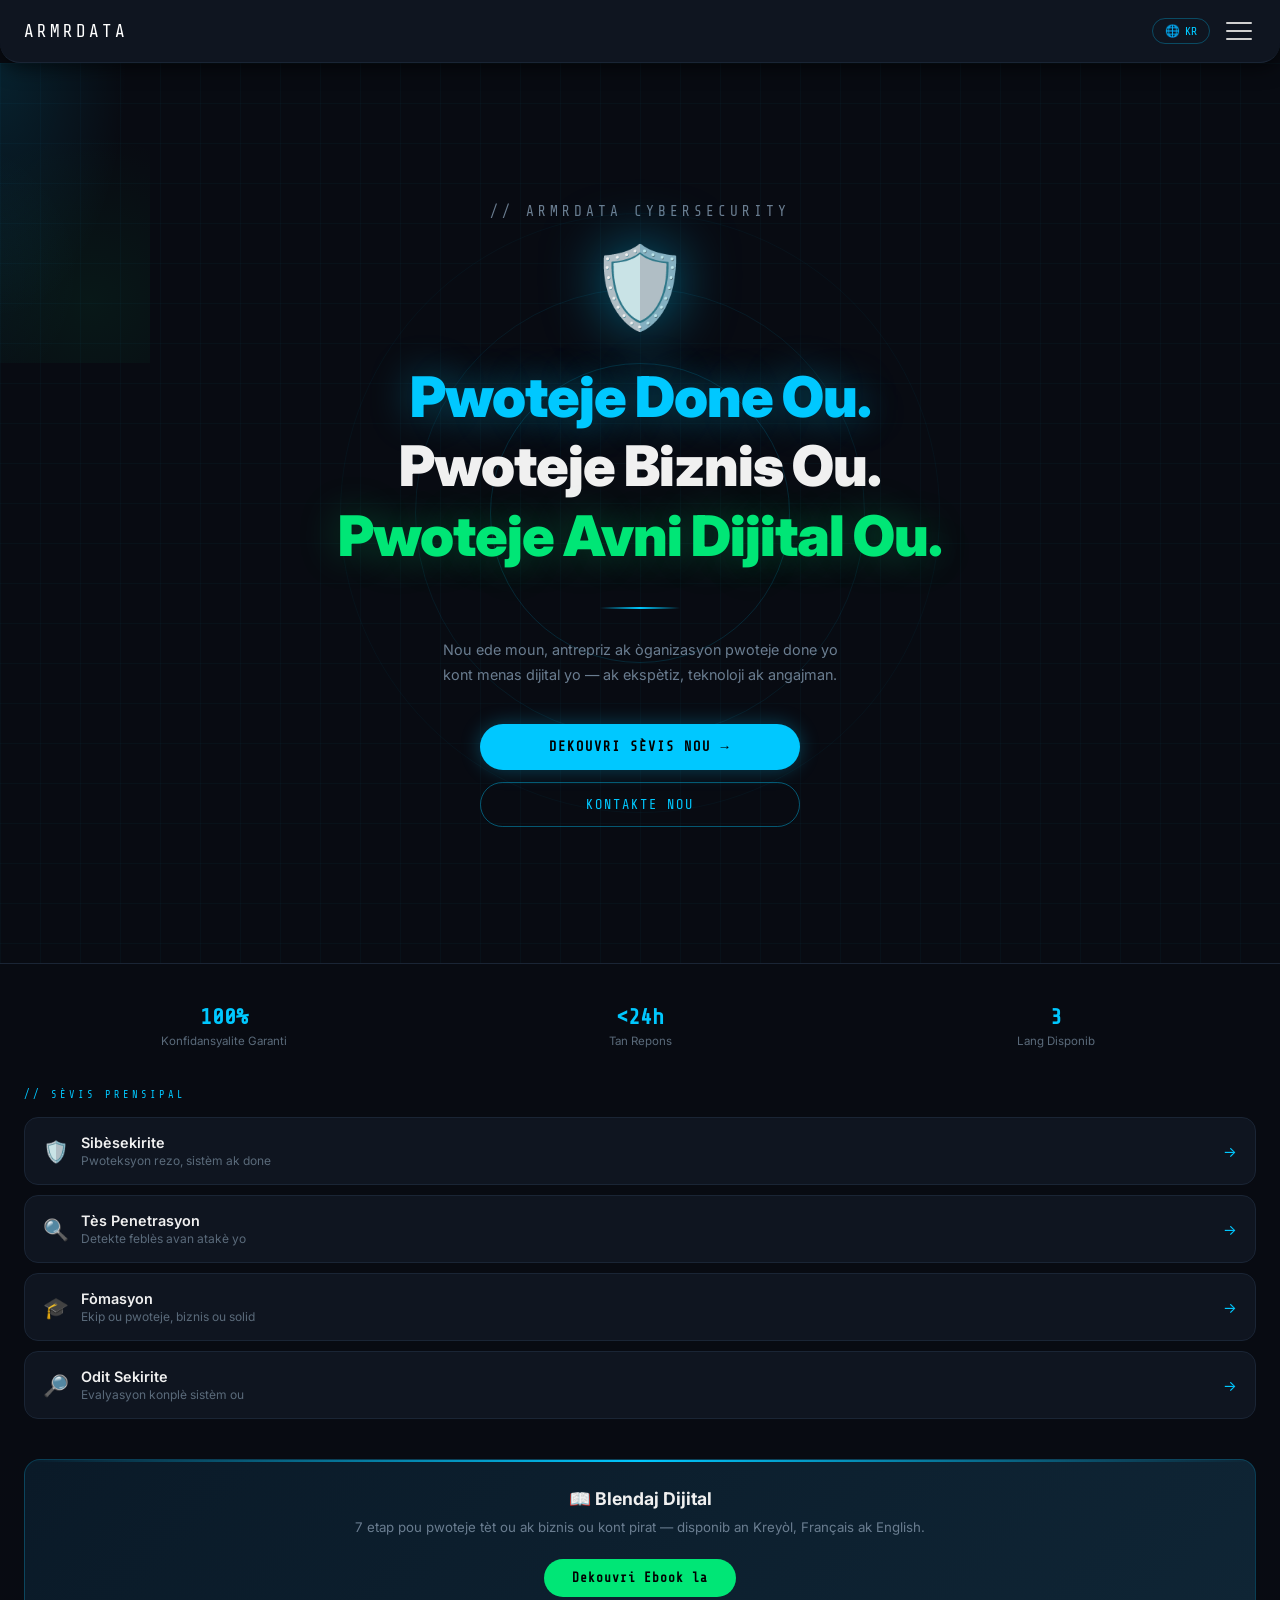
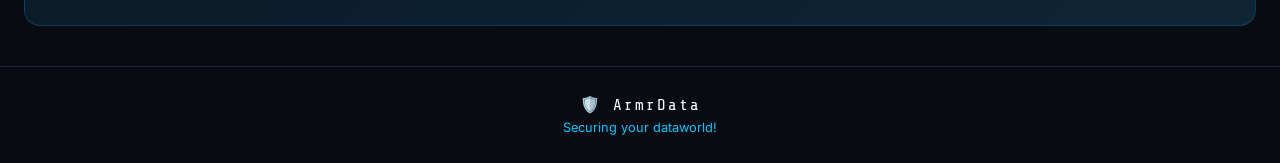
<file: index.html>
<!DOCTYPE html>
<html lang="ht">
<head>
  <meta charset="UTF-8"/>
  <meta name="viewport" content="width=device-width, initial-scale=1.0"/>
  <title>ArmrData</title>
  <link href="https://fonts.googleapis.com/css2?family=Share+Tech+Mono&family=Inter:wght@300;400;600;700;900&display=swap" rel="stylesheet"/>
  <link rel="stylesheet" href="style.css"/>
  <style>
    /* ── HERO HOLOGRAM ── */
    .hero {
      min-height:100vh;
      display:flex;
      flex-direction:column;
      align-items:center;
      justify-content:center;
      padding:60px 24px;
      text-align:center;
      border-bottom:none;
    }
    .hero::before {
      content:'';
      position:absolute;
      inset:0;
      background:
        radial-gradient(ellipse at 50% 0%,rgba(0,200,255,0.12) 0%,transparent 60%),
        radial-gradient(ellipse at 80% 80%,rgba(0,230,118,0.06) 0%,transparent 50%),
        radial-gradient(ellipse at 20% 70%,rgba(0,200,255,0.06) 0%,transparent 50%);
      pointer-events:none;
    }
    .hero::after {
      content:'';
      position:absolute;
      inset:0;
      background-image:
        linear-gradient(rgba(0,200,255,0.03) 1px,transparent 1px),
        linear-gradient(90deg,rgba(0,200,255,0.03) 1px,transparent 1px);
      background-size:40px 40px;
      pointer-events:none;
    }
    .holo-ring {
      position:absolute;
      border-radius:50%;
      border:1px solid rgba(0,200,255,0.15);
      animation:pulse-ring 4s ease-in-out infinite;
    }
    .holo-ring:nth-child(1){width:300px;height:300px;animation-delay:0s;}
    .holo-ring:nth-child(2){width:450px;height:450px;animation-delay:0.8s;border-color:rgba(0,200,255,0.08);}
    .holo-ring:nth-child(3){width:600px;height:600px;animation-delay:1.6s;border-color:rgba(0,200,255,0.04);}
    @keyframes pulse-ring{0%,100%{transform:scale(1);opacity:1;}50%{transform:scale(1.05);opacity:0.5;}}
    .holo-shield{position:relative;z-index:2;font-size:5rem;margin-bottom:32px;filter:drop-shadow(0 0 30px rgba(0,200,255,0.5));animation:float 3s ease-in-out infinite;}
    @keyframes float{0%,100%{transform:translateY(0);}50%{transform:translateY(-12px);}}
    .hero-eyebrow{position:relative;z-index:2;}
    .hero-lines{position:relative;z-index:2;margin-bottom:32px;}
    .hero-line{font-size:clamp(2.2rem,8vw,3.5rem);font-weight:900;line-height:1.1;letter-spacing:-1px;color:var(--white);margin-bottom:8px;}
    .hero-line.cyan{color:var(--cyan);text-shadow:0 0 40px rgba(0,200,255,0.4);}
    .hero-line.green{color:var(--green);text-shadow:0 0 40px rgba(0,230,118,0.3);}
    .holo-divider{position:relative;z-index:2;width:80px;height:2px;background:linear-gradient(90deg,transparent,var(--cyan),transparent);margin:0 auto 28px;}
    .hero-desc{position:relative;z-index:2;font-size:0.95rem;color:#6a7d90;line-height:1.75;max-width:420px;margin-bottom:36px;}
    .hero-btns{position:relative;z-index:2;display:flex;flex-direction:column;gap:12px;width:100%;max-width:320px;}

    /* ── STATS ── */
    .stats{padding:40px 24px;border-top:1px solid var(--border);display:grid;grid-template-columns:1fr 1fr 1fr;gap:16px;text-align:center;}
    .stat-num{font-family:'Share Tech Mono',monospace;font-size:1.4rem;color:var(--cyan);font-weight:700;margin-bottom:4px;}
    .stat-label{font-size:0.72rem;color:var(--muted);line-height:1.4;}

    /* ── SÈVIS RAPID ── */
    .quick-services{padding:0 24px 40px;}
    .qs-title{font-family:'Share Tech Mono',monospace;font-size:0.65rem;letter-spacing:3px;color:var(--cyan);text-transform:uppercase;margin-bottom:16px;}
    .qs-grid{display:flex;flex-direction:column;gap:10px;}
    .qs-card{background:var(--surface);border:1px solid var(--border);border-radius:14px;padding:16px 18px;display:flex;align-items:center;gap:12px;text-decoration:none;transition:border-color 0.2s,transform 0.2s;}
    .qs-card:hover{border-color:rgba(0,200,255,0.3);transform:translateX(4px);}
    .qs-emoji{font-size:1.3rem;flex-shrink:0;}
    .qs-info{flex:1;}
    .qs-name{font-size:0.9rem;font-weight:600;color:var(--white);margin-bottom:2px;}
    .qs-desc{font-size:0.75rem;color:var(--muted);}
    .qs-arrow{color:var(--cyan);font-size:0.9rem;}
  </style>
</head>
<body>

  <nav>
    <a class="nav-brand" href="index.html" data-i18n="nav_brand">ArmrData</a>
    <div class="nav-right">
      <div class="lang-switcher">
        <button class="lang-btn" onclick="toggleLangMenu()">🌐 <span id="currentLang">KR</span></button>
        <div class="lang-menu" id="langMenu">
          <button class="lang-option" data-lang="ht"><span class="lang-flag">🇭🇹</span> Kreyòl</button>
          <button class="lang-option" data-lang="fr"><span class="lang-flag">🇫🇷</span> Français</button>
          <button class="lang-option" data-lang="en"><span class="lang-flag">🇺🇸</span> English</button>
        </div>
      </div>
      <button class="hamburger" id="burger">
        <span></span><span></span><span></span>
      </button>
    </div>
    <ul class="nav-links" id="navLinks">
      <li><a href="index.html" class="active" data-i18n="nav_akèy">Akèy</a></li>
      <li><a href="apropos.html" data-i18n="nav_apropos">À Propos</a></li>
      <li><a href="services.html" data-i18n="nav_sevis">Sèvis</a></li>
      <li><a href="ebook.html" data-i18n="nav_ebook">E-Book</a></li>
      <li><a href="blog.html" data-i18n="nav_blog">Blog</a></li>
      <li><a href="afilyasyon.html" data-i18n="nav_afilyasyon">Afilyasyon</a></li>
      <li><a href="kontak.html" data-i18n="nav_kontak">Kontak</a></li>
    </ul>
  </nav>

  <section class="hero">
    <div class="holo-ring"></div>
    <div class="holo-ring"></div>
    <div class="holo-ring"></div>
    <p class="hero-eyebrow" data-i18n="hero_eyebrow">// ArmrData Cybersecurity</p>
    <div class="holo-shield">🛡️</div>
    <div class="hero-lines">
      <div class="hero-line cyan" data-i18n="hero_line1">Pwoteje Done Ou.</div>
      <div class="hero-line" data-i18n="hero_line2">Pwoteje Biznis Ou.</div>
      <div class="hero-line green" data-i18n="hero_line3">Pwoteje Avni Dijital Ou.</div>
    </div>
    <div class="holo-divider"></div>
    <p class="hero-desc" data-i18n="hero_desc">Nou ede moun, antrepriz ak òganizasyon pwoteje done yo kont menas dijital yo.</p>
    <div class="hero-btns">
      <a href="services.html" class="btn-primary" data-i18n="btn_sevis">Dekouvri Sèvis Nou →</a>
      <a href="kontak.html" class="btn-secondary" data-i18n="btn_kontak">Kontakte Nou</a>
    </div>
  </section>

  <div class="stats">
    <div>
      <div class="stat-num" data-i18n="stat1_num">100%</div>
      <div class="stat-label" data-i18n="stat1_label">Konfidansyalite Garanti</div>
    </div>
    <div>
      <div class="stat-num" data-i18n="stat2_num">&lt;24h</div>
      <div class="stat-label" data-i18n="stat2_label">Tan Repons</div>
    </div>
    <div>
      <div class="stat-num" data-i18n="stat3_num">3</div>
      <div class="stat-label" data-i18n="stat3_label">Lang Disponib</div>
    </div>
  </div>

  <div class="quick-services">
    <p class="qs-title" data-i18n="qs_title">// Sèvis Prensipal</p>
    <div class="qs-grid">
      <a href="services.html" class="qs-card">
        <span class="qs-emoji">🛡️</span>
        <div class="qs-info">
          <div class="qs-name" data-i18n="qs1_name">Sibèsekirite</div>
          <div class="qs-desc" data-i18n="qs1_desc">Pwoteksyon rezo, sistèm ak done</div>
        </div>
        <span class="qs-arrow">→</span>
      </a>
      <a href="services.html" class="qs-card">
        <span class="qs-emoji">🔍</span>
        <div class="qs-info">
          <div class="qs-name" data-i18n="qs2_name">Tès Penetrasyon</div>
          <div class="qs-desc" data-i18n="qs2_desc">Detekte feblès avan atakè yo</div>
        </div>
        <span class="qs-arrow">→</span>
      </a>
      <a href="services.html" class="qs-card">
        <span class="qs-emoji">🎓</span>
        <div class="qs-info">
          <div class="qs-name" data-i18n="qs3_name">Fòmasyon</div>
          <div class="qs-desc" data-i18n="qs3_desc">Ekip ou pwoteje, biznis ou solid</div>
        </div>
        <span class="qs-arrow">→</span>
      </a>
      <a href="services.html" class="qs-card">
        <span class="qs-emoji">🔎</span>
        <div class="qs-info">
          <div class="qs-name" data-i18n="qs4_name">Odit Sekirite</div>
          <div class="qs-desc" data-i18n="qs4_desc">Evalyasyon konplè sistèm ou</div>
        </div>
        <span class="qs-arrow">→</span>
      </a>
    </div>
  </div>

  <div class="cta-ebook">
    <h3 data-i18n="cta_title">📖 Blendaj Dijital</h3>
    <p data-i18n="cta_desc">7 etap pou pwoteje tèt ou ak biznis ou kont pirat.</p>
    <a href="ebook.html" class="cta-btn" data-i18n="cta_btn">Dekouvri Ebook la</a>
  </div>

  <footer>
    <p class="footer-brand">🛡️ ArmrData</p>
    <p class="footer-tag"><span data-i18n="footer_tag">Securing your dataworld!</span></p>
  </footer>

  <script src="lang.js"></script>
  <script>
    document.getElementById('burger').addEventListener('click', function() {
      document.getElementById('navLinks').classList.toggle('open');
    });
    document.querySelectorAll('#navLinks a').forEach(function(link) {
      link.addEventListener('click', function() {
        document.getElementById('navLinks').classList.remove('open');
      });
    });
    var langCodes = { ht:'KR', fr:'FR', en:'EN' };
    function updateLangDisplay() {
      document.getElementById('currentLang').textContent = langCodes[getLang()] || 'KR';
    }
    initLangSwitcher('index');
    updateLangDisplay();
    document.querySelectorAll('.lang-option').forEach(function(btn) {
      btn.addEventListener('click', function() { updateLangDisplay(); });
    });
  </script>

</body>
</html>
</file>
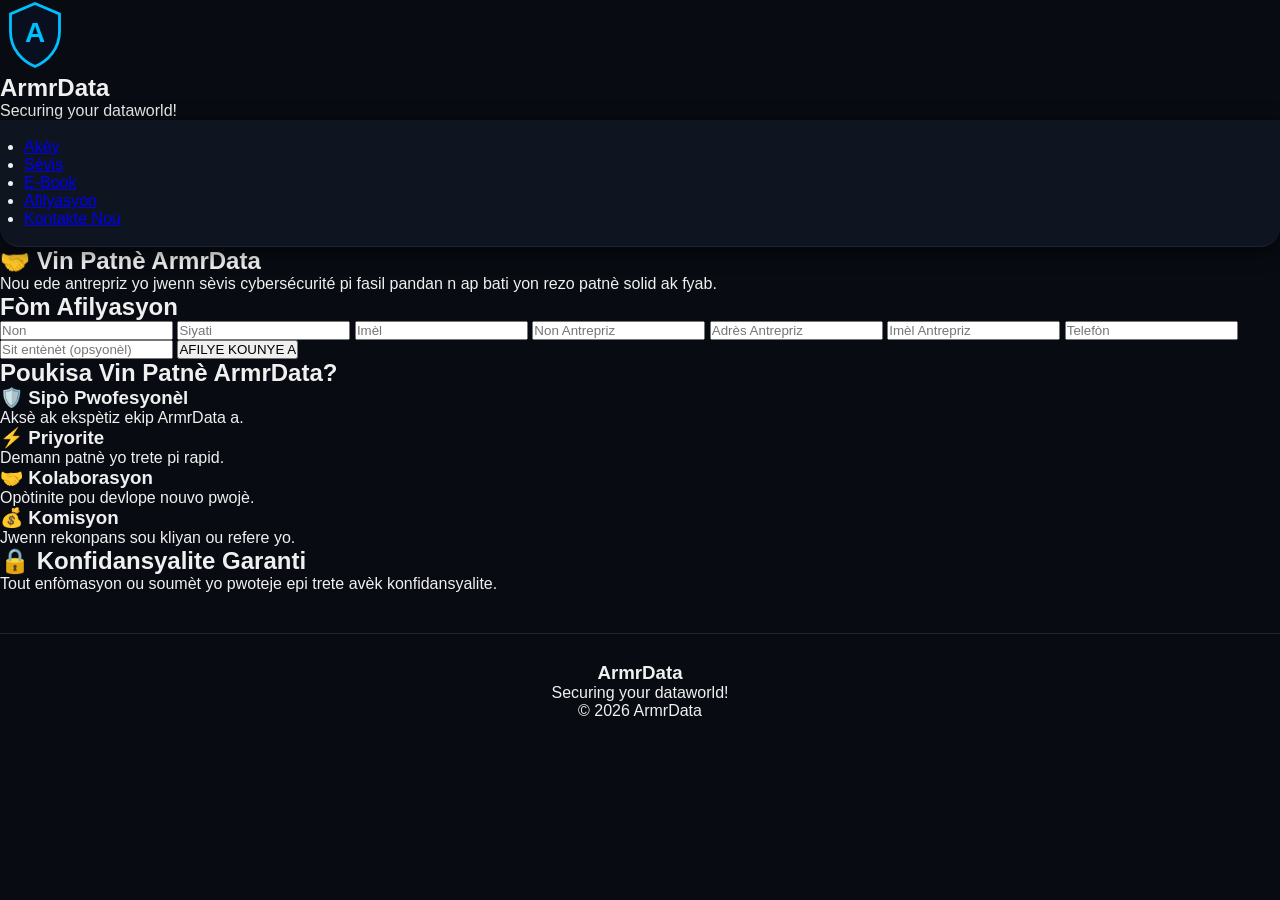
<file: afilyadyon.html>
<!DOCTYPE html>
<html lang="ht">

<head>

<meta charset="UTF-8">
<meta name="viewport" content="width=device-width, initial-scale=1.0">

<title>Afilyasyon | ArmrData</title>

<link rel="stylesheet" href="style.css">

</head>

<body>

<header class="navbar">

<div class="logo-box">

<div class="logo-svg">

<svg width="70" height="70" viewBox="0 0 100 100">

<path
d="M50 5 L85 20 V45 C85 70 68 88 50 95 C32 88 15 70 15 45 V20 Z"
fill="#08101f"
stroke="#00bfff"
stroke-width="4"/>

<text
x="50"
y="60"
font-size="40"
font-weight="bold"
text-anchor="middle"
fill="#00bfff">

A

</text>

</svg>

</div>

<div>

<h2>ArmrData</h2>
<p>Securing your dataworld!</p>

</div>

</div>

<nav>

<ul>

<li><a href="index.html">Akèy</a></li>
<li><a href="services.html">Sèvis</a></li>
<li><a href="ebook.html">E-Book</a></li>
<li><a href="afilyasyon.html">Afilyasyon</a></li>
<li><a href="contact.html">Kontakte Nou</a></li>

</ul>

</nav>

</header>


<section class="affiliate-hero">

<h1>🤝 Vin Patnè ArmrData</h1>

<p>

Nou ede antrepriz yo jwenn sèvis
cybersécurité pi fasil pandan n ap bati
yon rezo patnè solid ak fyab.

</p>

</section>


<section class="affiliate-form">

<h2>Fòm Afilyasyon</h2>

<form>

<input type="text" placeholder="Non" required>

<input type="text" placeholder="Siyati" required>

<input type="email" placeholder="Imèl" required>

<input type="text" placeholder="Non Antrepriz" required>

<input type="text" placeholder="Adrès Antrepriz" required>

<input type="email" placeholder="Imèl Antrepriz" required>

<input type="tel" placeholder="Telefòn" required>

<input type="url" placeholder="Sit entènèt (opsyonèl)">

<button type="submit">

AFILYE KOUNYE A

</button>

</form>

</section>


<section class="benefits">

<h2>Poukisa Vin Patnè ArmrData?</h2>

<div class="benefit-grid">

<div class="benefit-card">

<h3>🛡️ Sipò Pwofesyonèl</h3>

<p>
Aksè ak ekspètiz ekip ArmrData a.
</p>

</div>

<div class="benefit-card">

<h3>⚡ Priyorite</h3>

<p>
Demann patnè yo trete pi rapid.
</p>

</div>

<div class="benefit-card">

<h3>🤝 Kolaborasyon</h3>

<p>
Opòtinite pou devlope nouvo pwojè.
</p>

</div>

<div class="benefit-card">

<h3>💰 Komisyon</h3>

<p>
Jwenn rekonpans sou kliyan ou refere yo.
</p>

</div>

</div>

</section>


<section class="trust-section">

<h2>🔒 Konfidansyalite Garanti</h2>

<p>

Tout enfòmasyon ou soumèt yo
pwoteje epi trete avèk konfidansyalite.

</p>

</section>


<footer>

<h3>ArmrData</h3>

<p>Securing your dataworld!</p>

<p>© 2026 ArmrData</p>

</footer>

</body>
</html>
</file>
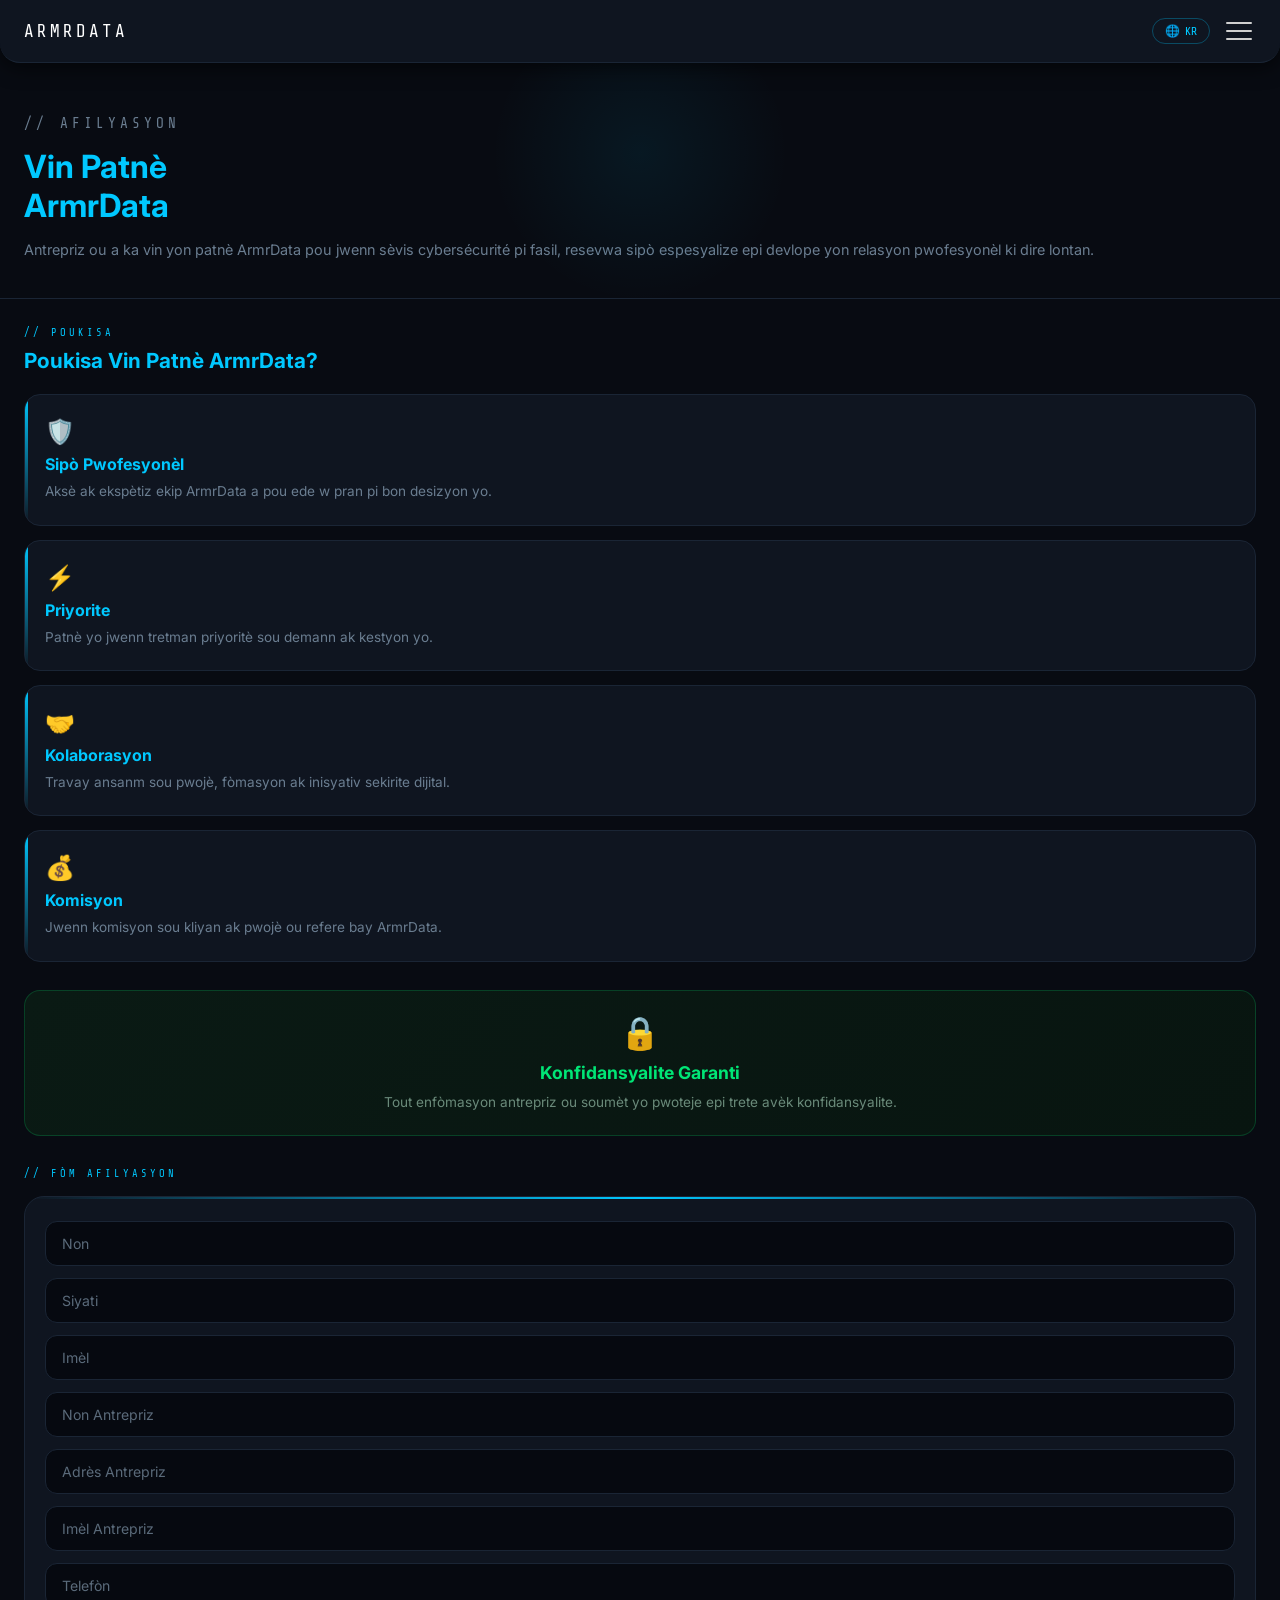
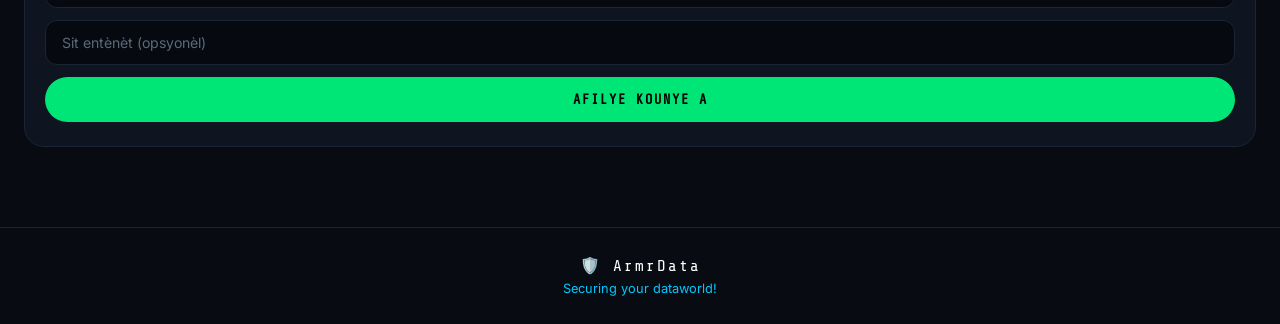
<file: afilyasyon.html>
<!DOCTYPE html>
<html lang="ht">
<head>
  <meta charset="UTF-8"/>
  <meta name="viewport" content="width=device-width, initial-scale=1.0"/>
  <title>ArmrData — Afilyasyon</title>
  <link href="https://fonts.googleapis.com/css2?family=Share+Tech+Mono&family=Inter:wght@300;400;600;700&display=swap" rel="stylesheet"/>
  <link rel="stylesheet" href="style.css"/>
  <style>
    .avantaj-grid { display:flex; flex-direction:column; gap:14px; padding:0 24px 28px; }
    .avantaj-card { background:var(--surface); border:1px solid var(--border); border-radius:16px; padding:22px 20px; position:relative; overflow:hidden; transition:border-color 0.2s,transform 0.2s; }
    .avantaj-card::before { content:''; position:absolute; top:0; left:0; width:3px; height:100%; background:linear-gradient(180deg,var(--cyan),transparent); }
    .avantaj-card:hover { border-color:rgba(0,200,255,0.3); transform:translateX(4px); }
    .avantaj-emoji { font-size:1.5rem; margin-bottom:8px; display:block; }
    .avantaj-title { font-size:1rem; font-weight:700; color:var(--cyan); margin-bottom:6px; }
    .avantaj-desc { font-size:0.85rem; color:#6a7d90; line-height:1.65; }

    .konfid { margin:0 24px 32px; background:linear-gradient(135deg,#0a1a14,#081510); border:1px solid rgba(0,230,118,0.2); border-radius:16px; padding:22px 20px; }
    .konfid-emoji { font-size:2rem; display:block; margin-bottom:10px; text-align:center; }
    .konfid h3 { font-size:1.1rem; font-weight:700; color:var(--green); margin-bottom:8px; text-align:center; }
    .konfid p { font-size:0.85rem; color:#6a8a7a; line-height:1.65; text-align:center; }

    .form-section { padding:0 24px 40px; }
    .form-card { background:var(--surface); border:1px solid var(--border); border-radius:20px; padding:24px 20px; position:relative; overflow:hidden; }
    .form-card::before { content:''; position:absolute; top:0; left:0; right:0; height:2px; background:linear-gradient(90deg,transparent,var(--cyan),transparent); }

    .why-section { padding:28px 24px 0; }
    .why-title { font-family:'Share Tech Mono',monospace; font-size:0.65rem; letter-spacing:3px; color:var(--cyan); text-transform:uppercase; margin-bottom:8px; }
    .why-h2 { font-size:1.3rem; font-weight:700; color:var(--white); margin-bottom:20px; line-height:1.3; }
    .why-h2 span { color:var(--cyan); }
  </style>
</head>
<body>

  <nav>
    <a class="nav-brand" href="index.html" data-i18n="nav_brand">ArmrData</a>
    <div class="nav-right">
      <div class="lang-switcher">
        <button class="lang-btn" onclick="toggleLangMenu()">🌐 <span id="currentLang">KR</span></button>
        <div class="lang-menu" id="langMenu">
          <button class="lang-option" data-lang="ht"><span class="lang-flag">🇭🇹</span> Kreyòl</button>
          <button class="lang-option" data-lang="fr"><span class="lang-flag">🇫🇷</span> Français</button>
          <button class="lang-option" data-lang="en"><span class="lang-flag">🇺🇸</span> English</button>
        </div>
      </div>
      <button class="hamburger" id="burger">
        <span></span><span></span><span></span>
      </button>
    </div>
    <ul class="nav-links" id="navLinks">
      <li><a href="index.html" data-i18n="nav_akèy">Akèy</a></li>
      <li><a href="apropos.html" data-i18n="nav_apropos">À Propos</a></li>
      <li><a href="services.html" data-i18n="nav_sevis">Sèvis</a></li>
      <li><a href="ebook.html" data-i18n="nav_ebook">E-Book</a></li>
      <li><a href="blog.html" data-i18n="nav_blog">Blog</a></li>
      <li><a href="afilyasyon.html" class="active" data-i18n="nav_afilyasyon">Afilyasyon</a></li>
      <li><a href="kontak.html" data-i18n="nav_kontak">Kontak</a></li>
    </ul>
  </nav>

  <section class="hero">
    <p class="hero-eyebrow" data-i18n="hero_eyebrow">// Afilyasyon</p>
    <h1><span data-i18n="hero_title1">Vin Patnè</span><br><span data-i18n="hero_title2">ArmrData</span></h1>
    <p data-i18n="hero_desc">Antrepriz ou a ka vin yon patnè ArmrData pou jwenn sèvis cybersécurité pi fasil, resevwa sipò espesyalize epi devlope yon relasyon pwofesyonèl ki dire lontan.</p>
  </section>

  <div class="why-section">
    <p class="why-title" data-i18n="why_label">// Poukisa</p>
    <h2 class="why-h2"><span data-i18n="why_title">Poukisa Vin Patnè ArmrData?</span></h2>
  </div>

  <div class="avantaj-grid">
    <div class="avantaj-card">
      <span class="avantaj-emoji">🛡️</span>
      <div class="avantaj-title" data-i18n="av1_title">Sipò Pwofesyonèl</div>
      <div class="avantaj-desc" data-i18n="av1_desc">Aksè ak ekspètiz ekip ArmrData a pou ede w pran pi bon desizyon yo.</div>
    </div>
    <div class="avantaj-card">
      <span class="avantaj-emoji">⚡</span>
      <div class="avantaj-title" data-i18n="av2_title">Priyorite</div>
      <div class="avantaj-desc" data-i18n="av2_desc">Patnè yo jwenn tretman priyoritè sou demann ak kestyon yo.</div>
    </div>
    <div class="avantaj-card">
      <span class="avantaj-emoji">🤝</span>
      <div class="avantaj-title" data-i18n="av3_title">Kolaborasyon</div>
      <div class="avantaj-desc" data-i18n="av3_desc">Travay ansanm sou pwojè, fòmasyon ak inisyativ sekirite dijital.</div>
    </div>
    <div class="avantaj-card">
      <span class="avantaj-emoji">💰</span>
      <div class="avantaj-title" data-i18n="av4_title">Komisyon</div>
      <div class="avantaj-desc" data-i18n="av4_desc">Jwenn komisyon sou kliyan ak pwojè ou refere bay ArmrData.</div>
    </div>
  </div>

  <div class="konfid">
    <span class="konfid-emoji">🔒</span>
    <h3 data-i18n="konfid_title">Konfidansyalite Garanti</h3>
    <p data-i18n="konfid_desc">Tout enfòmasyon antrepriz ou soumèt yo pwoteje epi trete avèk konfidansyalite.</p>
  </div>

  <div class="form-section">
    <p class="section-label" data-i18n="form_label">// Fòm Afilyasyon</p>
    <form class="form-card" id="afilyasyonForm">
      <div class="form-group"><input type="text" name="prenom" data-i18n="ph_non" placeholder="Non"/></div>
      <div class="form-group"><input type="text" name="siyati" data-i18n="ph_siyati" placeholder="Siyati"/></div>
      <div class="form-group"><input type="email" name="email" data-i18n="ph_imel" placeholder="Imèl"/></div>
      <div class="form-group"><input type="text" name="antrepriz" data-i18n="ph_antrepriz" placeholder="Non Antrepriz"/></div>
      <div class="form-group"><input type="text" name="adres" data-i18n="ph_adrès" placeholder="Adrès Antrepriz"/></div>
      <div class="form-group"><input type="email" name="email_antrepriz" data-i18n="ph_imel_ant" placeholder="Imèl Antrepriz"/></div>
      <div class="form-group"><input type="tel" name="telefon" data-i18n="ph_tel" placeholder="Telefòn"/></div>
      <div class="form-group"><input type="url" name="sit_web" data-i18n="ph_sit" placeholder="Sit entènèt (opsyonèl)"/></div>
      <button type="submit" class="btn-green" data-i18n="btn_submit">Afilye Kounye a</button>
    </form>
  </div>

  <footer>
    <p class="footer-brand">🛡️ ArmrData</p>
    <p class="footer-tag"><span data-i18n="footer_tag">Securing your dataworld!</span></p>
  </footer>

  <script src="lang.js"></script>
  <script>
    document.getElementById('burger').addEventListener('click', function() {
      document.getElementById('navLinks').classList.toggle('open');
    });
    document.querySelectorAll('#navLinks a').forEach(function(link) {
      link.addEventListener('click', function() {
        document.getElementById('navLinks').classList.remove('open');
      });
    });
    var langCodes = { ht:'KR', fr:'FR', en:'EN' };
    function updateLangDisplay() {
      document.getElementById('currentLang').textContent = langCodes[getLang()] || 'KR';
    }
    initLangSwitcher('afilyasyon');
    updateLangDisplay();
    document.querySelectorAll('.lang-option').forEach(function(btn) {
      btn.addEventListener('click', function() { updateLangDisplay(); });
    });

    document.getElementById('afilyasyonForm').addEventListener('submit', function(e) {
      e.preventDefault();
      var form = e.target;
      var formData = new FormData(form);
      var appsScriptParams = new URLSearchParams(formData);

      fetch("https://script.google.com/macros/s/AKfycbzXXNjAEV96ZrxH6xUhZsHuXQsWlw2hTj2SftUpZoIzxMHEauL_2ih1sLfY8hiIxSaN/exec", {
        method: "POST",
        body: appsScriptParams
      }).catch(function(err) { console.log("Apps Script error:", err); });

      fetch("https://formspree.io/f/mbdvqblr", {
        method: "POST",
        body: formData,
        headers: { 'Accept': 'application/json' }
      }).catch(function(err) { console.log("Formspree error:", err); });

      alert("Afilyasyon resevwa avèk siksè! Mèsi.");
      form.reset();
    });
  </script>

</body>
</html>
</file>
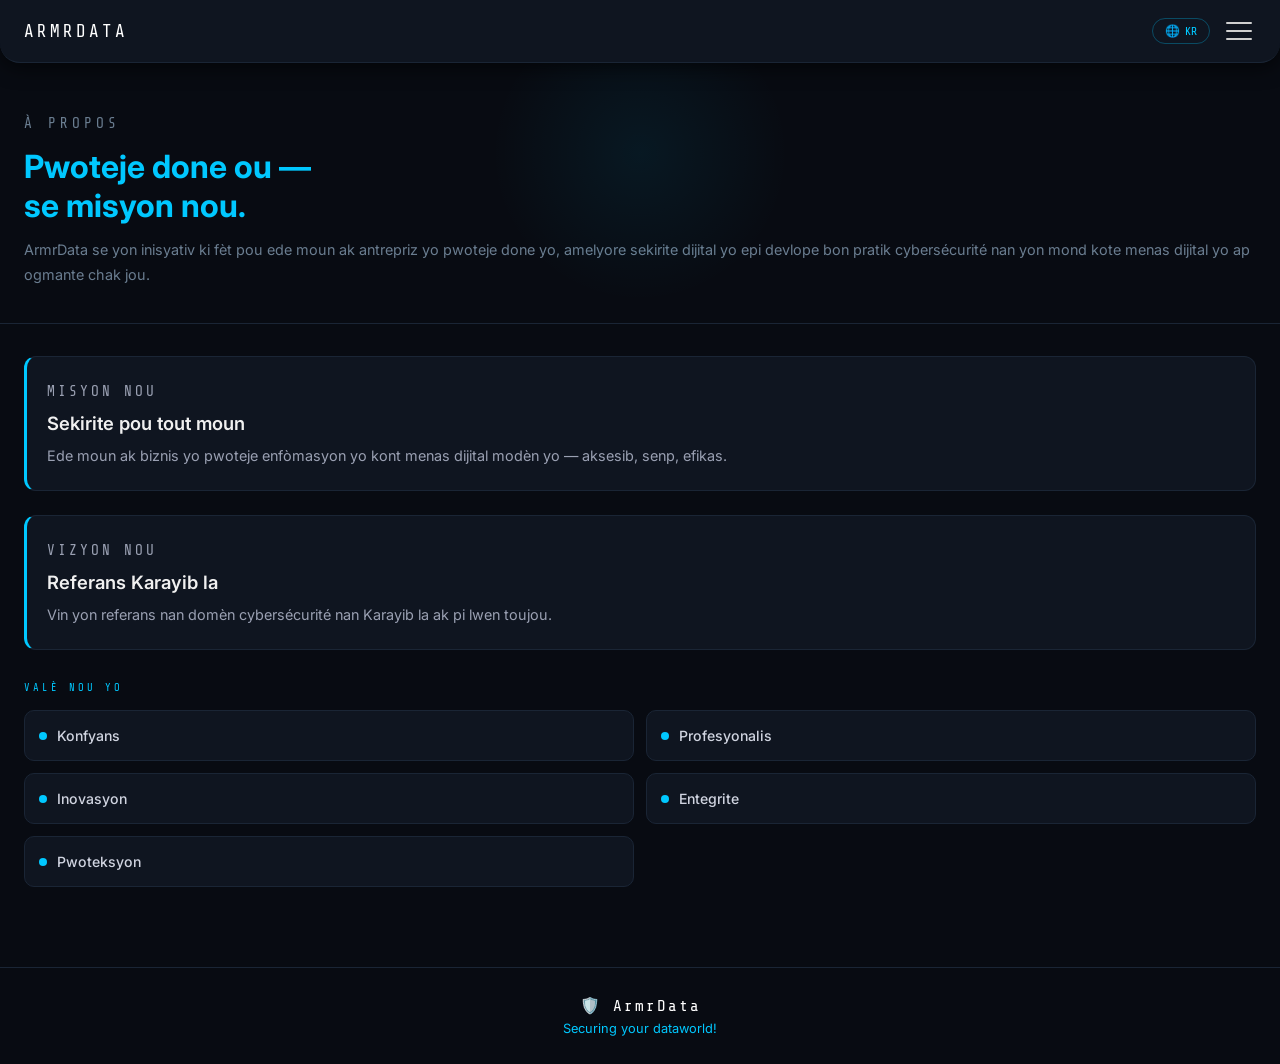
<file: apropos.html>
<!DOCTYPE html>
<html lang="ht">
<head>
  <meta charset="UTF-8"/>
  <meta name="viewport" content="width=device-width, initial-scale=1.0"/>
  <title>ArmrData — À Propos</title>
  <link href="https://fonts.googleapis.com/css2?family=Share+Tech+Mono&family=Inter:wght@300;400;600;700&display=swap" rel="stylesheet"/>
  <link rel="stylesheet" href="style.css"/>
  <style>
    .hero { text-align:left; }
    .hero h1 span { color:var(--cyan); }
    .hero-eyebrow { color:var(--cyan); }

    .sections { padding:32px 24px; display:flex; flex-direction:column; gap:24px; }
    .card { border-left:3px solid var(--cyan); border-radius:12px; }
    .card::before { display:none; }
    .card-label { font-family:'Share Tech Mono',monospace; font-size:0.65rem; letter-spacing:3px; color:var(--cyan); text-transform:uppercase; margin-bottom:8px; }
    .card h2 { font-size:1.15rem; font-weight:600; margin-bottom:10px; }
    .card p { font-size:0.9rem; color:#9aa0b2; line-height:1.7; }

    .values { padding:0 24px 40px; }
    .values-title { font-family:'Share Tech Mono',monospace; font-size:0.65rem; letter-spacing:3px; color:var(--cyan); text-transform:uppercase; margin-bottom:16px; }
    .values-grid { display:grid; grid-template-columns:1fr 1fr; gap:12px; }
    .value-item { background:var(--surface); border:1px solid var(--border); border-radius:10px; padding:16px 14px; display:flex; align-items:center; gap:10px; }
    .value-dot { width:8px; height:8px; background:var(--cyan); border-radius:50%; flex-shrink:0; }
    .value-item span { font-size:0.88rem; font-weight:500; color:#d0d4e0; }

    footer .footer-tag span { color:var(--cyan); }
  </style>
</head>
<body>

  <nav>
    <a class="nav-brand" href="index.html" data-i18n="nav_brand">ArmrData</a>
    <div class="nav-right">
      <div class="lang-switcher">
        <button class="lang-btn" onclick="toggleLangMenu()">🌐 <span id="currentLang">KR</span></button>
        <div class="lang-menu" id="langMenu">
          <button class="lang-option" data-lang="ht"><span class="lang-flag">🇭🇹</span> Kreyòl</button>
          <button class="lang-option" data-lang="fr"><span class="lang-flag">🇫🇷</span> Français</button>
          <button class="lang-option" data-lang="en"><span class="lang-flag">🇺🇸</span> English</button>
        </div>
      </div>
      <button class="hamburger" id="burger">
        <span></span><span></span><span></span>
      </button>
    </div>
    <ul class="nav-links" id="navLinks">
      <li><a href="index.html" data-i18n="nav_akèy">Akèy</a></li>
      <li><a href="apropos.html" class="active" data-i18n="nav_apropos">À Propos</a></li>
      <li><a href="services.html" data-i18n="nav_sevis">Sèvis</a></li>
      <li><a href="ebook.html" data-i18n="nav_ebook">E-Book</a></li>
      <li><a href="blog.html" data-i18n="nav_blog">Blog</a></li>
      <li><a href="afilyasyon.html" data-i18n="nav_afilyasyon">Afilyasyon</a></li>
      <li><a href="kontak.html" data-i18n="nav_kontak">Kontak</a></li>
    </ul>
  </nav>

  <section class="hero">
    <p class="hero-eyebrow" data-i18n="hero_eyebrow">À Propos</p>
    <h1><span data-i18n="hero_title1">Pwoteje done ou —</span><br><span data-i18n="hero_title2">se misyon nou.</span></h1>
    <p data-i18n="hero_desc">ArmrData se yon inisyativ ki fèt pou ede moun ak antrepriz yo pwoteje done yo, amelyore sekirite dijital yo epi devlope bon pratik cybersécurité nan yon mond kote menas dijital yo ap ogmante chak jou.</p>
  </section>

  <div class="sections">
    <div class="card">
      <p class="card-label" data-i18n="misyon_label">Misyon Nou</p>
      <h2 data-i18n="misyon_title">Sekirite pou tout moun</h2>
      <p data-i18n="misyon_desc">Ede moun ak biznis yo pwoteje enfòmasyon yo kont menas dijital modèn yo — aksesib, senp, efikas.</p>
    </div>
    <div class="card">
      <p class="card-label" data-i18n="vizyon_label">Vizyon Nou</p>
      <h2 data-i18n="vizyon_title">Referans Karayib la</h2>
      <p data-i18n="vizyon_desc">Vin yon referans nan domèn cybersécurité nan Karayib la ak pi lwen toujou.</p>
    </div>
  </div>

  <div class="values">
    <p class="values-title" data-i18n="vale_title">Valè Nou Yo</p>
    <div class="values-grid">
      <div class="value-item"><div class="value-dot"></div><span data-i18n="vale1">Konfyans</span></div>
      <div class="value-item"><div class="value-dot"></div><span data-i18n="vale2">Profesyonalis</span></div>
      <div class="value-item"><div class="value-dot"></div><span data-i18n="vale3">Inovasyon</span></div>
      <div class="value-item"><div class="value-dot"></div><span data-i18n="vale4">Entegrite</span></div>
      <div class="value-item"><div class="value-dot"></div><span data-i18n="vale5">Pwoteksyon</span></div>
    </div>
  </div>

  <footer>
    <p class="footer-brand">🛡️ ArmrData</p>
    <p class="footer-tag"><span data-i18n="footer_tag">Securing your dataworld!</span></p>
  </footer>

  <script src="lang.js"></script>
  <script>
    document.getElementById('burger').addEventListener('click', function() {
      document.getElementById('navLinks').classList.toggle('open');
    });
    document.querySelectorAll('#navLinks a').forEach(function(link) {
      link.addEventListener('click', function() {
        document.getElementById('navLinks').classList.remove('open');
      });
    });
    var langCodes = { ht:'KR', fr:'FR', en:'EN' };
    function updateLangDisplay() {
      document.getElementById('currentLang').textContent = langCodes[getLang()] || 'KR';
    }
    initLangSwitcher('apropos');
    updateLangDisplay();
    document.querySelectorAll('.lang-option').forEach(function(btn) {
      btn.addEventListener('click', function() { updateLangDisplay(); });
    });
  </script>

</body>
</html>
</file>
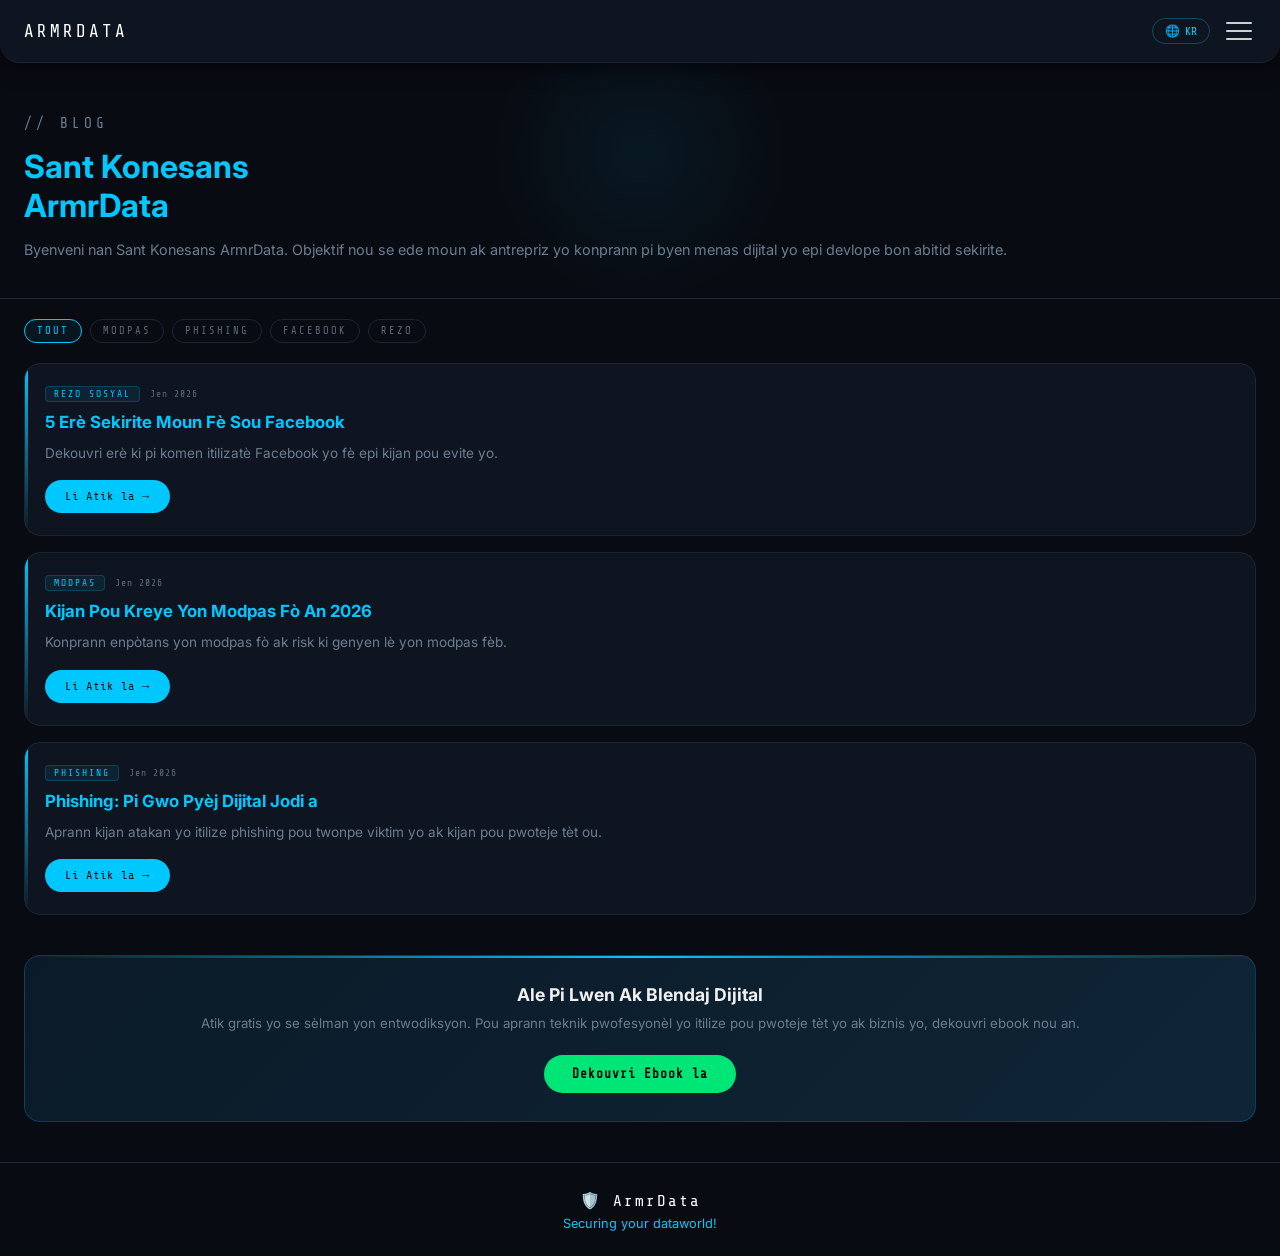
<file: blog.html>
<!DOCTYPE html>
<html lang="ht">
<head>
  <meta charset="UTF-8"/>
  <meta name="viewport" content="width=device-width, initial-scale=1.0"/>
  <title>ArmrData — Blog</title>
  <link href="https://fonts.googleapis.com/css2?family=Share+Tech+Mono&family=Inter:wght@300;400;600;700&display=swap" rel="stylesheet"/>
  <link rel="stylesheet" href="style.css"/>
  <style>
    .filters { padding:20px 24px 0; display:flex; gap:8px; flex-wrap:wrap; }
    .tag { font-family:'Share Tech Mono',monospace; font-size:0.65rem; letter-spacing:2px; text-transform:uppercase; padding:5px 12px; border-radius:20px; border:1px solid var(--border); color:var(--muted); cursor:pointer; transition:all 0.2s; }
    .tag.active { border-color:var(--cyan); color:var(--cyan); background:rgba(0,200,255,0.06); }

    .articles { padding:20px 24px 40px; display:flex; flex-direction:column; gap:16px; }
    .article-card { background:var(--surface); border:1px solid var(--border); border-radius:16px; padding:22px 20px; position:relative; overflow:hidden; transition:border-color 0.3s,transform 0.2s; cursor:pointer; }
    .article-card::before { content:''; position:absolute; top:0; left:0; width:3px; height:100%; background:linear-gradient(180deg,var(--cyan),transparent); }
    .article-card:hover { border-color:rgba(0,200,255,0.3); transform:translateY(-2px); }
    .card-meta { display:flex; align-items:center; gap:10px; margin-bottom:10px; flex-wrap:wrap; }
    .card-tag { font-family:'Share Tech Mono',monospace; font-size:0.6rem; letter-spacing:2px; text-transform:uppercase; color:var(--cyan); background:rgba(0,200,255,0.08); border:1px solid rgba(0,200,255,0.2); padding:2px 8px; border-radius:4px; }
    .card-date { font-family:'Share Tech Mono',monospace; font-size:0.6rem; color:var(--muted); letter-spacing:1px; }
    .article-card h2 { font-size:1.05rem; font-weight:700; color:var(--cyan); margin-bottom:8px; line-height:1.3; }
    .article-card p { font-size:0.85rem; color:#6a7d90; line-height:1.65; margin-bottom:16px; }
    .read-btn { display:inline-flex; align-items:center; gap:6px; font-family:'Share Tech Mono',monospace; font-size:0.75rem; letter-spacing:1px; color:var(--bg); background:var(--cyan); border:none; border-radius:30px; padding:9px 20px; cursor:pointer; text-decoration:none; transition:opacity 0.2s; }
    .read-btn:hover { opacity:0.85; }

    .modal-eyebrow { font-family:'Share Tech Mono',monospace; font-size:0.6rem; letter-spacing:3px; color:var(--cyan); text-transform:uppercase; margin-bottom:8px; }
    .modal-meta { font-family:'Share Tech Mono',monospace; font-size:0.68rem; color:var(--muted); margin-bottom:20px; line-height:1.8; }
    .modal h1 { font-size:1.4rem; font-weight:700; color:var(--white); line-height:1.3; margin-bottom:20px; border-bottom:1px solid var(--border); padding-bottom:16px; }
    .modal-body { font-size:0.92rem; line-height:1.8; color:#b0bec5; }
    .modal-body p { margin-bottom:14px; }
    .modal-body h3 { font-size:1rem; font-weight:700; color:var(--cyan); margin:24px 0 10px; font-family:'Share Tech Mono',monospace; letter-spacing:1px; }
    .modal-body ul { padding-left:20px; margin-bottom:14px; }
    .modal-body ul li { margin-bottom:6px; }
    .modal-body .konsèy { background:rgba(0,200,255,0.05); border-left:3px solid var(--cyan); border-radius:0 8px 8px 0; padding:12px 16px; margin:10px 0 18px; font-size:0.85rem; color:#90caf9; }
    .modal-body .konsèy strong { color:var(--cyan); font-family:'Share Tech Mono',monospace; font-size:0.75rem; letter-spacing:1px; display:block; margin-bottom:4px; }
    .modal-body .alèt { background:rgba(0,200,255,0.05); border-left:3px solid var(--cyan); border-radius:0 8px 8px 0; padding:16px; margin:16px 0; font-size:0.9rem; color:#90caf9; font-style:italic; }
    .modal-body .ebook-cta { background:linear-gradient(135deg,#0a1a28,#0f2535); border:1px solid rgba(0,200,255,0.2); border-radius:12px; padding:20px; margin-top:20px; text-align:center; }
    .modal-body .ebook-cta p { color:#6a7d90; margin-bottom:12px; }
    .modal-body .ebook-cta a { font-family:'Share Tech Mono',monospace; font-size:0.78rem; color:var(--bg); background:var(--cyan); border-radius:30px; padding:9px 22px; text-decoration:none; display:inline-block; }
    .modal-footer { margin-top:28px; padding-top:16px; border-top:1px solid var(--border); font-family:'Share Tech Mono',monospace; font-size:0.75rem; color:var(--cyan); text-align:center; letter-spacing:2px; }
  </style>
</head>
<body>

  <nav>
    <a class="nav-brand" href="index.html" data-i18n="nav_brand">ArmrData</a>
    <div class="nav-right">
      <div class="lang-switcher">
        <button class="lang-btn" onclick="toggleLangMenu()">🌐 <span id="currentLang">KR</span></button>
        <div class="lang-menu" id="langMenu">
          <button class="lang-option" data-lang="ht"><span class="lang-flag">🇭🇹</span> Kreyòl</button>
          <button class="lang-option" data-lang="fr"><span class="lang-flag">🇫🇷</span> Français</button>
          <button class="lang-option" data-lang="en"><span class="lang-flag">🇺🇸</span> English</button>
        </div>
      </div>
      <button class="hamburger" id="burger">
        <span></span><span></span><span></span>
      </button>
    </div>
    <ul class="nav-links" id="navLinks">
      <li><a href="index.html" data-i18n="nav_akèy">Akèy</a></li>
      <li><a href="apropos.html" data-i18n="nav_apropos">À Propos</a></li>
      <li><a href="services.html" data-i18n="nav_sevis">Sèvis</a></li>
      <li><a href="ebook.html" data-i18n="nav_ebook">E-Book</a></li>
      <li><a href="blog.html" class="active" data-i18n="nav_blog">Blog</a></li>
      <li><a href="afilyasyon.html" data-i18n="nav_afilyasyon">Afilyasyon</a></li>
      <li><a href="kontak.html" data-i18n="nav_kontak">Kontak</a></li>
    </ul>
  </nav>

  <section class="hero">
    <p class="hero-eyebrow" data-i18n="hero_eyebrow">// Blog</p>
    <h1><span data-i18n="hero_title1">Sant Konesans</span><br><span data-i18n="hero_title2">ArmrData</span></h1>
    <p data-i18n="hero_desc">Byenveni nan Sant Konesans ArmrData. Objektif nou se ede moun ak antrepriz yo konprann pi byen menas dijital yo epi devlope bon abitid sekirite.</p>
  </section>

  <div class="filters">
    <span class="tag active" data-i18n="tag_tout">Tout</span>
    <span class="tag" data-i18n="tag_modpas">Modpas</span>
    <span class="tag" data-i18n="tag_phishing">Phishing</span>
    <span class="tag" data-i18n="tag_facebook">Facebook</span>
    <span class="tag" data-i18n="tag_rezo">Rezo</span>
  </div>

  <div class="articles">
    <div class="article-card" onclick="openModal('modal1')">
      <div class="card-meta">
        <span class="card-tag" data-i18n="art1_tag">Rezo Sosyal</span>
        <span class="card-date" data-i18n="art1_date">Jen 2026</span>
      </div>
      <h2 data-i18n="art1_title">5 Erè Sekirite Moun Fè Sou Facebook</h2>
      <p data-i18n="art1_desc">Dekouvri erè ki pi komen itilizatè Facebook yo fè epi kijan pou evite yo.</p>
      <a class="read-btn" data-i18n="read_btn" onclick="event.stopPropagation();openModal('modal1')">Li Atik la →</a>
    </div>
    <div class="article-card" onclick="openModal('modal2')">
      <div class="card-meta">
        <span class="card-tag" data-i18n="art2_tag">Modpas</span>
        <span class="card-date" data-i18n="art2_date">Jen 2026</span>
      </div>
      <h2 data-i18n="art2_title">Kijan Pou Kreye Yon Modpas Fò An 2026</h2>
      <p data-i18n="art2_desc">Konprann enpòtans yon modpas fò ak risk ki genyen lè yon modpas fèb.</p>
      <a class="read-btn" data-i18n="read_btn" onclick="event.stopPropagation();openModal('modal2')">Li Atik la →</a>
    </div>
    <div class="article-card" onclick="openModal('modal3')">
      <div class="card-meta">
        <span class="card-tag" data-i18n="art3_tag">Phishing</span>
        <span class="card-date" data-i18n="art3_date">Jen 2026</span>
      </div>
      <h2 data-i18n="art3_title">Phishing: Pi Gwo Pyèj Dijital Jodi a</h2>
      <p data-i18n="art3_desc">Aprann kijan atakan yo itilize phishing pou twonpe viktim yo ak kijan pou pwoteje tèt ou.</p>
      <a class="read-btn" data-i18n="read_btn" onclick="event.stopPropagation();openModal('modal3')">Li Atik la →</a>
    </div>
  </div>

  <div class="cta-ebook">
    <h3 data-i18n="cta_title">Ale Pi Lwen Ak Blendaj Dijital</h3>
    <p data-i18n="cta_desc">Atik gratis yo se sèlman yon entwodiksyon.</p>
    <a href="ebook.html" class="cta-btn" data-i18n="cta_btn">Dekouvri Ebook la</a>
  </div>

  <footer>
    <p class="footer-brand">🛡️ ArmrData</p>
    <p class="footer-tag"><span data-i18n="footer_tag">Securing your dataworld!</span></p>
  </footer>

  <!-- MODAL 1 — Facebook -->
  <div class="modal-overlay" id="modal1">
    <div class="modal">
      <button class="modal-close" onclick="closeModal('modal1')">✕</button>
      <p class="modal-eyebrow" data-modal-i18n="m1_eyebrow">Rezo Sosyal</p>
      <p class="modal-meta" data-modal-i18n="m1_meta">📅 Jen 2026 • ✍️ Ekip ArmrData • ⏱️ 4 min lekti</p>
      <h1 data-modal-i18n="m1_title">5 Erè Sekirite Moun Fè Sou Facebook</h1>
      <div class="modal-body">
        <p data-modal-i18n="m1_intro">Facebook se youn nan rezo sosyal ki pi itilize sou planèt la...</p>
        <p data-modal-i18n="m1_intro2">Men 5 erè ki pi komen yo ak fason pou evite yo.</p>
        <h3 data-modal-i18n="m1_h1">1. Itilize menm modpas la pou tout kont yo</h3>
        <p data-modal-i18n="m1_p1">Anpil moun itilize menm modpas la...</p>
        <p data-modal-i18n="m1_p2">Si yon sèl sit entènèt sibi yon vyolasyon...</p>
        <div class="konsèy"><strong data-modal-i18n="konsèy_label">Konsèy ArmrData</strong><span data-modal-i18n="m1_k1">Sèvi ak yon modpas diferan...</span></div>
        <h3 data-modal-i18n="m1_h2">2. Pa aktive verifikasyon an de etap (2FA)</h3>
        <p data-modal-i18n="m1_p3">Yon modpas fò enpòtan...</p>
        <p data-modal-i18n="m1_p4">Se la verifikasyon an de etap la antre an jwèt...</p>
        <div class="konsèy"><strong data-modal-i18n="konsèy_label">Konsèy ArmrData</strong><span data-modal-i18n="m1_k2">Itilize Google Authenticator...</span></div>
        <h3 data-modal-i18n="m1_h3">3. Aksepte demann zanmi nenpòt moun</h3>
        <p data-modal-i18n="m1_p5">Fo pwofil yo se youn nan zouti...</p>
        <p data-modal-i18n="m1_p6">Yon moun ka kreye yon pwofil...</p>
        <div class="konsèy"><strong data-modal-i18n="konsèy_label">Konsèy ArmrData</strong><span data-modal-i18n="m1_k3">Verifye pwofil yon moun...</span></div>
        <h3 data-modal-i18n="m1_h4">4. Klike sou nenpòt lyen yo voye ba ou</h3>
        <p data-modal-i18n="m1_p7">Atak phishing yo souvan kòmanse...</p>
        <p data-modal-i18n="m1_p8">Ou ka resevwa yon mesaj...</p>
        <p data-modal-i18n="m1_p9">Lè ou klike, yo ka mennen ou...</p>
        <div class="konsèy"><strong data-modal-i18n="konsèy_label">Konsèy ArmrData</strong><span data-modal-i18n="m1_k4">Toujou verifye adrès sit la...</span></div>
        <h3 data-modal-i18n="m1_h5">5. Pataje twòp enfòmasyon pèsonèl</h3>
        <p data-modal-i18n="m1_p10">Dat nesans, nimewo telefòn...</p>
        <p data-modal-i18n="m1_p11">Mwens enfòmasyon piblik ou bay...</p>
        <div class="konsèy"><strong data-modal-i18n="konsèy_label">Konsèy ArmrData</strong><span data-modal-i18n="m1_k5">Revize paramèt vi prive Facebook ou...</span></div>
        <h3 data-modal-i18n="m1_hkonk">Konklizyon</h3>
        <p data-modal-i18n="m1_konk1">Sekirite dijital pa depann sèlman de teknoloji...</p>
        <p data-modal-i18n="m1_konk2">Lè ou evite 5 erè sa yo...</p>
      </div>
      <div class="modal-footer">🛡️ ArmrData — Securing your dataworld!</div>
    </div>
  </div>

  <!-- MODAL 2 — Modpas -->
  <div class="modal-overlay" id="modal2">
    <div class="modal">
      <button class="modal-close" onclick="closeModal('modal2')">✕</button>
      <p class="modal-eyebrow" data-modal-i18n="m2_eyebrow">Modpas</p>
      <p class="modal-meta" data-modal-i18n="m2_meta">📅 Jen 2026 • ✍️ Ekip ArmrData • ⏱️ 3 min lekti</p>
      <h1 data-modal-i18n="m2_title">Kijan Pou Kreye Yon Modpas Fò An 2026</h1>
      <div class="modal-body">
        <p data-modal-i18n="m2_intro">Modpas ou se premye pòt...</p>
        <h3 data-modal-i18n="m2_h1">Poukisa yon Modpas Fò Enpòtan?</h3>
        <p data-modal-i18n="m2_p1">Yon modpas fò ede pwoteje...</p>
        <h3 data-modal-i18n="m2_h2">Danje Yon Modpas Fèb</h3>
        <p data-modal-i18n="m2_p2">Lè yon modpas twò senp...</p>
        <ul>
          <li data-modal-i18n="m2_li1">Vòl idantite</li>
          <li data-modal-i18n="m2_li2">Pèt aksè ak kont yo</li>
          <li data-modal-i18n="m2_li3">Fwod finansye</li>
          <li data-modal-i18n="m2_li4">Vòl done pèsonèl</li>
          <li data-modal-i18n="m2_li5">Domaj pou repitasyon yon biznis</li>
        </ul>
        <h3 data-modal-i18n="m2_hkonk">Konklizyon</h3>
        <p data-modal-i18n="m2_konk">Kreye yon modpas fò pa yon kestyon chans...</p>
        <div class="ebook-cta">
          <p data-modal-i18n="m2_ebook">📖 Blendaj Dijital</p>
          <a href="ebook.html" data-modal-i18n="m2_ebook_btn">Dekouvri Ebook la</a>
        </div>
      </div>
      <div class="modal-footer">🛡️ ArmrData — Securing your dataworld!</div>
    </div>
  </div>

  <!-- MODAL 3 — Phishing -->
  <div class="modal-overlay" id="modal3">
    <div class="modal">
      <button class="modal-close" onclick="closeModal('modal3')">✕</button>
      <p class="modal-eyebrow" data-modal-i18n="m3_eyebrow">Phishing</p>
      <p class="modal-meta" data-modal-i18n="m3_meta">📅 Jen 2026 • ✍️ Ekip ArmrData • ⏱️ 4 min lekti</p>
      <h1 data-modal-i18n="m3_title">Phishing: Pi Gwo Pyèj Dijital Jodi a</h1>
      <div class="modal-body">
        <p data-modal-i18n="m3_intro">Nan mond dijital jodi a...</p>
        <h3 data-modal-i18n="m3_h1">Poukisa Phishing Danjere?</h3>
        <p data-modal-i18n="m3_p1">Kontrèman ak anpil lòt atak...</p>
        <ul>
          <li data-modal-i18n="m3_li1">Facebook</li>
          <li data-modal-i18n="m3_li2">Google</li>
          <li data-modal-i18n="m3_li3">Bank ou</li>
          <li data-modal-i18n="m3_li4">Yon zanmi</li>
          <li data-modal-i18n="m3_li5">Yon antrepriz ou fè konfyans</li>
        </ul>
        <p data-modal-i18n="m3_p2">Se poutèt sa anpil moun tonbe nan pyèj la...</p>
        <h3 data-modal-i18n="m3_h2">Ki Risk Ki Genyen?</h3>
        <p data-modal-i18n="m3_p3">Yon atak phishing reyisi kapab lakoz:</p>
        <ul>
          <li data-modal-i18n="m3_li6">Vòl modpas</li>
          <li data-modal-i18n="m3_li7">Pèt aksè ak kont yo</li>
          <li data-modal-i18n="m3_li8">Fwod finansye</li>
          <li data-modal-i18n="m3_li9">Vòl done pèsonèl</li>
          <li data-modal-i18n="m3_li10">Konpwomisyon yon antrepriz antye</li>
        </ul>
        <h3 data-modal-i18n="m3_h3">Yon Teknik Senp Pou Pwoteje Tèt Ou</h3>
        <p data-modal-i18n="m3_p4">Anvan ou klike sou nenpòt lyen...</p>
        <div class="alèt" data-modal-i18n="m3_alèt">Kanpe. Li mesaj la ankò. Verifye kiyès ki voye li.</div>
        <p data-modal-i18n="m3_p5">Si mesaj la ap mete presyon sou ou...</p>
        <h3 data-modal-i18n="m3_hkonk">Konklizyon</h3>
        <p data-modal-i18n="m3_konk">Teknik sa a kapab ede anpil...</p>
        <ul>
          <li data-modal-i18n="m3_li11">Kijan pou rekonèt yon move lyen</li>
          <li data-modal-i18n="m3_li12">Teknik Hover la</li>
          <li data-modal-i18n="m3_li13">Kijan pou verifye imèl yo</li>
          <li data-modal-i18n="m3_li14">Siy ki montre yon sit entènèt se yon fo sit</li>
          <li data-modal-i18n="m3_li15">Metòd pwofesyonèl pou pwoteje biznis ou</li>
        </ul>
        <div class="ebook-cta">
          <p data-modal-i18n="m3_ebook">📖 Blendaj Dijital</p>
          <a href="ebook.html" data-modal-i18n="m3_ebook_btn">Dekouvri Ebook la</a>
        </div>
      </div>
      <div class="modal-footer">🛡️ ArmrData — Securing your dataworld!</div>
    </div>
  </div>

  <script src="lang.js"></script>
  <script>
    document.getElementById('burger').addEventListener('click', function() {
      document.getElementById('navLinks').classList.toggle('open');
    });
    document.querySelectorAll('#navLinks a').forEach(function(link) {
      link.addEventListener('click', function() {
        document.getElementById('navLinks').classList.remove('open');
      });
    });
    function openModal(id) {
      document.getElementById(id).classList.add('open');
      document.body.style.overflow = 'hidden';
      applyBlogModals();
    }
    function closeModal(id) {
      document.getElementById(id).classList.remove('open');
      document.body.style.overflow = '';
    }
    document.querySelectorAll('.modal-overlay').forEach(function(overlay) {
      overlay.addEventListener('click', function(e) {
        if (e.target === overlay) closeModal(overlay.id);
      });
    });
    var langCodes = { ht:'KR', fr:'FR', en:'EN' };
    function updateLangDisplay() {
      document.getElementById('currentLang').textContent = langCodes[getLang()] || 'KR';
    }
    initLangSwitcher('blog');
    updateLangDisplay();
    document.querySelectorAll('.lang-option').forEach(function(btn) {
      btn.addEventListener('click', function() {
        updateLangDisplay();
        applyBlogModals();
      });
    });
    applyBlogModals();
  </script>

</body>
</html>
</file>
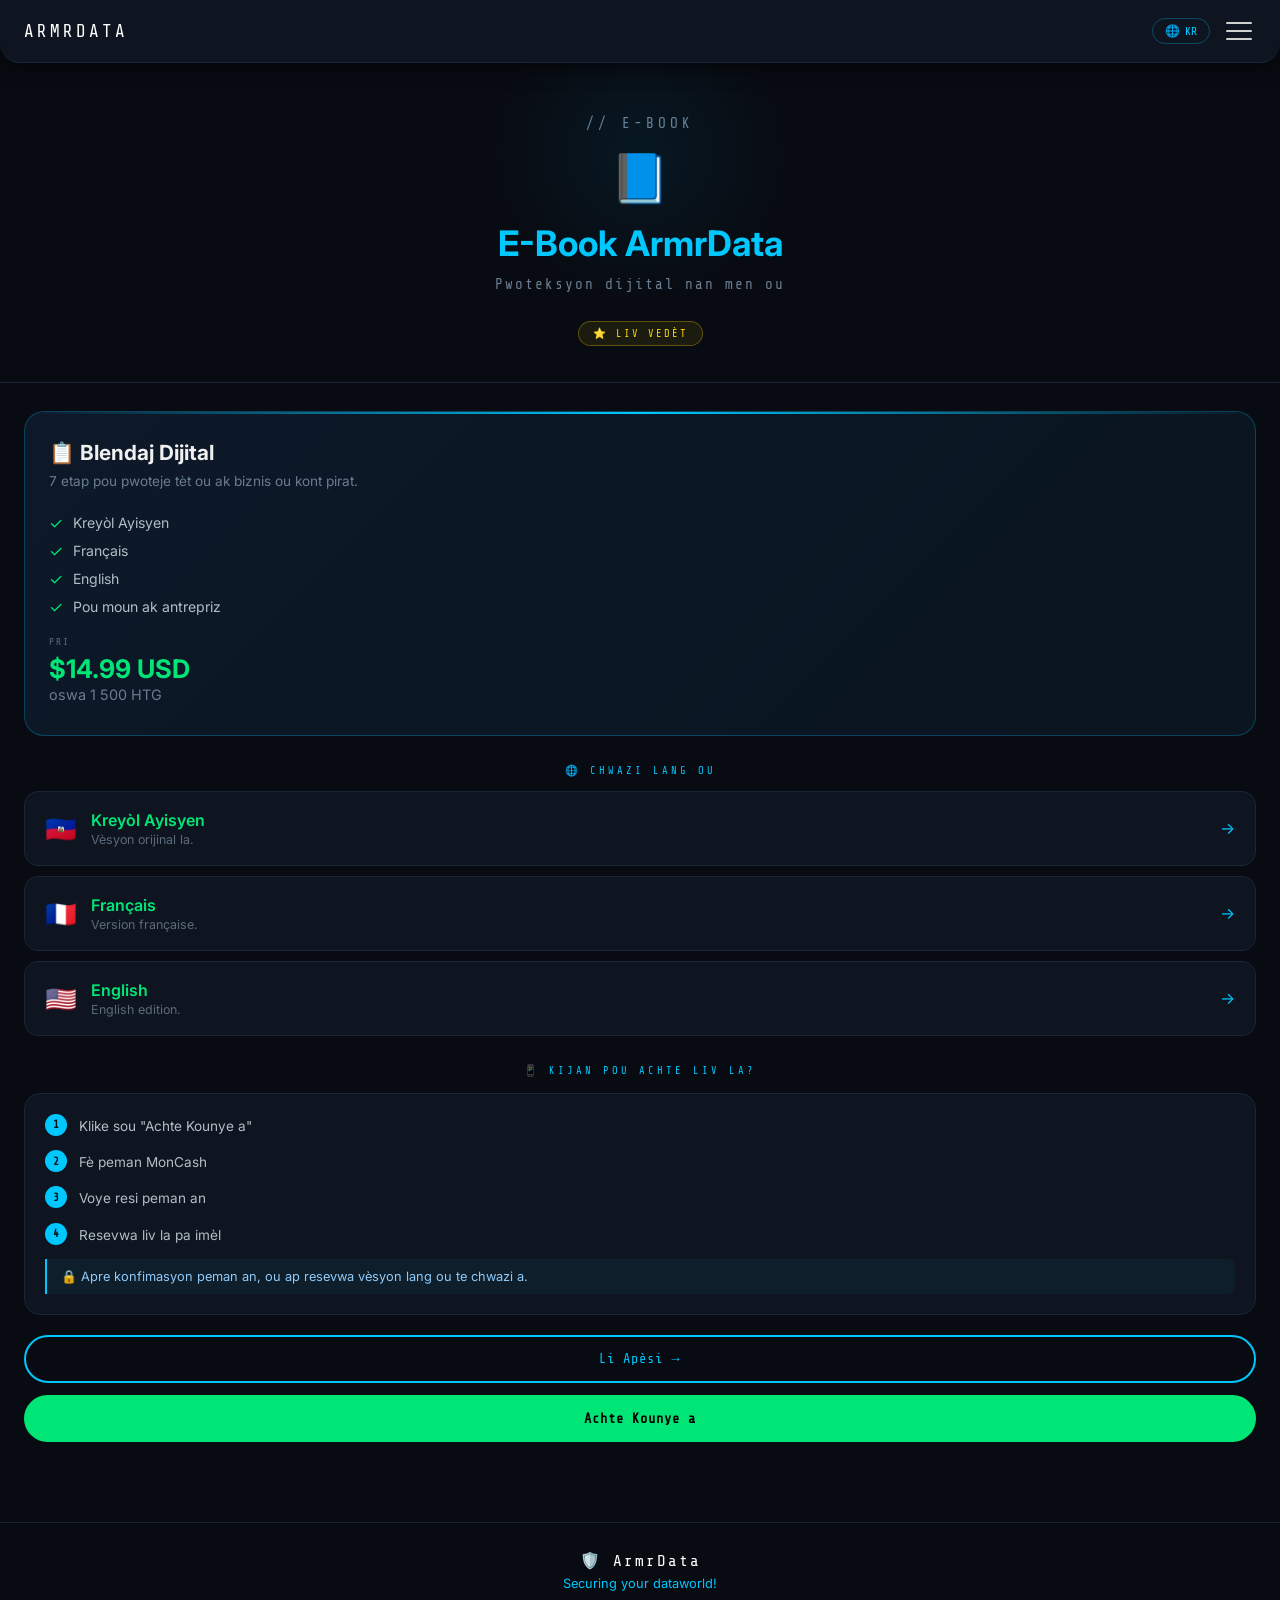
<file: ebook.html>
<!DOCTYPE html>
<html lang="ht">
<head>
  <meta charset="UTF-8"/>
  <meta name="viewport" content="width=device-width, initial-scale=1.0"/>
  <title>ArmrData — E-Book</title>
  <link href="https://fonts.googleapis.com/css2?family=Share+Tech+Mono&family=Inter:wght@300;400;600;700&display=swap" rel="stylesheet"/>
  <link rel="stylesheet" href="style.css"/>
  <style>
    .hero { text-align:center; }
    .hero-emoji { font-size:3rem; display:block; margin-bottom:16px; position:relative; z-index:2; }
    .hero h1 { font-size:2.2rem; font-weight:700; line-height:1.15; margin-bottom:8px; }
    .hero h1 span { color:var(--cyan); }
    .hero-sub { font-family:'Share Tech Mono',monospace; font-size:0.8rem; color:var(--muted); letter-spacing:2px; margin-bottom:24px; position:relative; z-index:2; }
    .badge-vedèt { display:inline-flex; align-items:center; gap:6px; font-family:'Share Tech Mono',monospace; font-size:0.65rem; letter-spacing:2px; text-transform:uppercase; color:var(--gold); background:rgba(255,215,0,0.08); border:1px solid rgba(255,215,0,0.3); border-radius:20px; padding:5px 14px; position:relative; z-index:2; }

    .book-card { margin:28px 24px; background:linear-gradient(135deg,#0d1829,#0a1520); border:1px solid rgba(0,200,255,0.25); border-radius:20px; padding:28px 24px; position:relative; overflow:hidden; }
    .book-card::before { content:''; position:absolute; top:0; left:0; right:0; height:2px; background:linear-gradient(90deg,transparent,var(--cyan),transparent); }
    .book-title { font-size:1.3rem; font-weight:700; color:var(--white); margin-bottom:6px; }
    .book-desc { font-size:0.85rem; color:#6a7d90; margin-bottom:20px; line-height:1.6; }
    .features { display:flex; flex-direction:column; gap:8px; margin-bottom:20px; }
    .feature-item { display:flex; align-items:center; gap:10px; font-size:0.88rem; color:#b0bec5; }
    .feature-check { color:var(--green); font-size:1rem; flex-shrink:0; }
    .price-block { margin-bottom:4px; }
    .price-label-txt { font-family:'Share Tech Mono',monospace; font-size:0.6rem; letter-spacing:2px; color:var(--muted); text-transform:uppercase; margin-bottom:6px; }
    .price-main { font-size:1.6rem; font-weight:700; color:var(--green); }
    .price-alt { font-size:0.9rem; color:#6a7d90; margin-top:2px; }

    .lang-section { margin:0 24px 28px; }
    .lang-title-txt { font-family:'Share Tech Mono',monospace; font-size:0.65rem; letter-spacing:3px; color:var(--cyan); text-transform:uppercase; margin-bottom:14px; text-align:center; }
    .lang-grid { display:flex; flex-direction:column; gap:10px; }
    .lang-card { background:var(--surface); border:1px solid var(--border); border-radius:14px; padding:18px 20px; display:flex; align-items:center; gap:14px; cursor:pointer; transition:border-color 0.2s,transform 0.2s; text-decoration:none; }
    .lang-card:hover { border-color:rgba(0,200,255,0.3); transform:translateX(4px); }
    .lang-flag-big { font-size:1.6rem; }
    .lang-info { flex:1; }
    .lang-name { font-size:1rem; font-weight:600; color:var(--green); margin-bottom:2px; }
    .lang-sub { font-size:0.78rem; color:var(--muted); }
    .lang-arrow { color:var(--cyan); font-size:1rem; }

    .buy-section { padding:0 24px 40px; }
    .buy-title { font-family:'Share Tech Mono',monospace; font-size:0.65rem; letter-spacing:3px; color:var(--cyan); text-transform:uppercase; margin-bottom:16px; text-align:center; }
    .buy-steps { background:var(--surface); border:1px solid var(--border); border-radius:16px; padding:20px; margin-bottom:20px; }
    .buy-step { display:flex; align-items:flex-start; gap:12px; margin-bottom:14px; }
    .buy-step:last-child { margin-bottom:0; }
    .step-num { font-family:'Share Tech Mono',monospace; font-size:0.7rem; color:var(--bg); background:var(--cyan); border-radius:50%; width:22px; height:22px; display:flex; align-items:center; justify-content:center; flex-shrink:0; font-weight:700; }
    .step-text { font-size:0.85rem; color:#b0bec5; line-height:1.5; padding-top:2px; }
    .step-note { margin-top:14px; padding:10px 14px; background:rgba(0,200,255,0.05); border-left:2px solid var(--cyan); border-radius:0 8px 8px 0; font-size:0.8rem; color:#90caf9; }

    .btn-preview { display:block; width:100%; text-align:center; font-family:'Share Tech Mono',monospace; font-size:0.85rem; letter-spacing:1px; color:var(--cyan); background:transparent; border:2px solid var(--cyan); border-radius:30px; padding:14px; margin-bottom:12px; cursor:pointer; text-decoration:none; transition:all 0.2s; }
    .btn-preview:hover { background:rgba(0,200,255,0.08); }
    .btn-buy { display:block; width:100%; text-align:center; font-family:'Share Tech Mono',monospace; font-size:0.85rem; letter-spacing:1px; color:#000; background:var(--green); border:none; border-radius:30px; padding:16px; cursor:pointer; text-decoration:none; font-weight:700; transition:opacity 0.2s; }
    .btn-buy:hover { opacity:0.9; }

    .modal-overlay { display:none; position:fixed; top:0; left:0; width:100%; height:100%; background:rgba(0,0,0,0.75); z-index:999; justify-content:center; align-items:center; padding:20px; }
    .modal-overlay.open { display:flex; }
    .modal-box { background:var(--surface); border:1px solid var(--border); border-radius:20px; padding:28px 22px; max-width:420px; width:100%; position:relative; max-height:85vh; overflow-y:auto; }
    .modal-close { position:absolute; top:14px; right:16px; background:none; border:none; color:var(--white); font-size:1.2rem; cursor:pointer; }
    .pay-h2 { font-size:1.2rem; font-weight:700; color:var(--white); margin-bottom:18px; }
    .payment-grid { display:flex; flex-direction:column; gap:12px; }
    .payment-card { background:rgba(255,255,255,0.03); border:1px solid var(--border); border-radius:14px; padding:16px; text-align:center; }
    .payment-emoji { font-size:1.6rem; display:block; margin-bottom:6px; }
    .payment-name { font-size:1rem; font-weight:700; color:var(--cyan); margin-bottom:4px; }
    .payment-desc { font-size:0.82rem; color:#6a7d90; line-height:1.5; }
    .payment-intl { border-color:rgba(0,230,118,0.3); }
    .btn-whatsapp { display:inline-block; margin-top:10px; background:var(--green); color:#000; padding:8px 18px; border-radius:30px; font-weight:700; text-decoration:none; font-size:0.8rem; }
  </style>
</head>
<body>

  <nav>
    <a class="nav-brand" href="index.html" data-i18n="nav_brand">ArmrData</a>
    <div class="nav-right">
      <div class="lang-switcher">
        <button class="lang-btn" onclick="toggleLangMenu()">🌐 <span id="currentLang">KR</span></button>
        <div class="lang-menu" id="langMenu">
          <button class="lang-option" data-lang="ht"><span class="lang-flag">🇭🇹</span> Kreyòl</button>
          <button class="lang-option" data-lang="fr"><span class="lang-flag">🇫🇷</span> Français</button>
          <button class="lang-option" data-lang="en"><span class="lang-flag">🇺🇸</span> English</button>
        </div>
      </div>
      <button class="hamburger" id="burger">
        <span></span><span></span><span></span>
      </button>
    </div>
    <ul class="nav-links" id="navLinks">
      <li><a href="index.html" data-i18n="nav_akèy">Akèy</a></li>
      <li><a href="apropos.html" data-i18n="nav_apropos">À Propos</a></li>
      <li><a href="services.html" data-i18n="nav_sevis">Sèvis</a></li>
      <li><a href="ebook.html" class="active" data-i18n="nav_ebook">E-Book</a></li>
      <li><a href="blog.html" data-i18n="nav_blog">Blog</a></li>
      <li><a href="afilyasyon.html" data-i18n="nav_afilyasyon">Afilyasyon</a></li>
      <li><a href="kontak.html" data-i18n="nav_kontak">Kontak</a></li>
    </ul>
  </nav>

  <section class="hero">
    <p class="hero-eyebrow" data-i18n="hero_eyebrow">// E-Book</p>
    <span class="hero-emoji">📘</span>
    <h1><span data-i18n="hero_title">E-Book ArmrData</span></h1>
    <p class="hero-sub" data-i18n="hero_sub">Pwoteksyon dijital nan men ou</p>
    <span class="badge-vedèt" data-i18n="badge">⭐ Liv Vedèt</span>
  </section>

  <div class="book-card">
    <div class="book-title" data-i18n="book_title">📋 Blendaj Dijital</div>
    <div class="book-desc" data-i18n="book_desc">7 etap pou pwoteje tèt ou ak biznis ou kont pirat.</div>
    <div class="features">
      <div class="feature-item"><span class="feature-check">✓</span><span data-i18n="feat1">Kreyòl Ayisyen</span></div>
      <div class="feature-item"><span class="feature-check">✓</span><span data-i18n="feat2">Français</span></div>
      <div class="feature-item"><span class="feature-check">✓</span><span data-i18n="feat3">English</span></div>
      <div class="feature-item"><span class="feature-check">✓</span><span data-i18n="feat4">Pou moun ak antrepriz</span></div>
    </div>
    <div class="price-block">
      <div class="price-label-txt" data-i18n="price_label">Pri</div>
      <div class="price-main" data-i18n="price_main">$14.99 USD</div>
      <div class="price-alt" data-i18n="price_alt">oswa 1 500 HTG</div>
    </div>
  </div>

  <div class="lang-section">
    <p class="lang-title-txt" data-i18n="lang_title">🌐 Chwazi Lang Ou</p>
    <div class="lang-grid">
      <a href="#" class="lang-card">
        <span class="lang-flag-big">🇭🇹</span>
        <div class="lang-info">
          <div class="lang-name" data-i18n="lang1_name">Kreyòl Ayisyen</div>
          <div class="lang-sub" data-i18n="lang1_sub">Vèsyon orijinal la.</div>
        </div>
        <span class="lang-arrow">→</span>
      </a>
      <a href="#" class="lang-card">
        <span class="lang-flag-big">🇫🇷</span>
        <div class="lang-info">
          <div class="lang-name" data-i18n="lang2_name">Français</div>
          <div class="lang-sub" data-i18n="lang2_sub">Version française.</div>
        </div>
        <span class="lang-arrow">→</span>
      </a>
      <a href="#" class="lang-card">
        <span class="lang-flag-big">🇺🇸</span>
        <div class="lang-info">
          <div class="lang-name" data-i18n="lang3_name">English</div>
          <div class="lang-sub" data-i18n="lang3_sub">English edition.</div>
        </div>
        <span class="lang-arrow">→</span>
      </a>
    </div>
  </div>

  <div class="buy-section">
    <p class="buy-title" data-i18n="buy_title">📱 Kijan Pou Achte Liv la?</p>
    <div class="buy-steps">
      <div class="buy-step"><div class="step-num">1</div><div class="step-text" data-i18n="step1">Klike sou "Achte Kounye a"</div></div>
      <div class="buy-step"><div class="step-num">2</div><div class="step-text" data-i18n="step2">Fè peman MonCash</div></div>
      <div class="buy-step"><div class="step-num">3</div><div class="step-text" data-i18n="step3">Voye resi peman an</div></div>
      <div class="buy-step"><div class="step-num">4</div><div class="step-text" data-i18n="step4">Resevwa liv la pa imèl</div></div>
      <div class="step-note" data-i18n="step_note">🔒 Apre konfimasyon peman an, ou ap resevwa vèsyon lang ou te chwazi a.</div>
    </div>
    <a href="#" class="btn-preview" data-i18n="btn_preview">Li Apèsi →</a>
    <button type="button" class="btn-buy" onclick="openPaymentModal()" data-i18n="btn_buy">Achte Kounye a</button>
  </div>

  <footer>
    <p class="footer-brand">🛡️ ArmrData</p>
    <p class="footer-tag"><span data-i18n="footer_tag">Securing your dataworld!</span></p>
  </footer>

  <div class="modal-overlay" id="paymentModal">
    <div class="modal-box">
      <button class="modal-close" onclick="closePaymentModal()">✕</button>
      <p class="section-label" data-i18n="pay_label">// Metòd Peman</p>
      <h2 class="pay-h2" data-i18n="pay_title">Metòd Peman Disponib</h2>
      <div class="payment-grid">
        <div class="payment-card">
          <span class="payment-emoji">📱</span>
          <div class="payment-name">MonCash</div>
          <div class="payment-desc" data-i18n="pay_local_desc">Peman lokal, rapid ak sekirize.</div>
        </div>
        <div class="payment-card">
          <span class="payment-emoji">📲</span>
          <div class="payment-name">NatCash</div>
          <div class="payment-desc" data-i18n="pay_local_desc">Peman lokal, rapid ak sekirize.</div>
        </div>
        <div class="payment-card">
          <span class="payment-emoji">🏦</span>
          <div class="payment-name">Sogebank</div>
          <div class="payment-desc" data-i18n="pay_local_desc">Peman lokal, rapid ak sekirize.</div>
        </div>
        <div class="payment-card payment-intl">
          <span class="payment-emoji">🌍</span>
          <div class="payment-name" data-i18n="pay_intl_name">Kliyan Entènasyonal</div>
          <div class="payment-desc" data-i18n="pay_intl_desc">Ou nan dyaspora a oswa lòt peyi? Kontakte nou dirèkteman pou opsyon peman ki adapte pou ou.</div>
          <a href="https://wa.me/50937886919" class="btn-whatsapp" data-i18n="pay_intl_btn">💬 Kontakte sou WhatsApp</a>
        </div>
      </div>
    </div>
  </div>

  <script src="lang.js"></script>
  <script>
    document.getElementById('burger').addEventListener('click', function() {
      document.getElementById('navLinks').classList.toggle('open');
    });
    document.querySelectorAll('#navLinks a').forEach(function(link) {
      link.addEventListener('click', function() {
        document.getElementById('navLinks').classList.remove('open');
      });
    });
    var langCodes = { ht:'KR', fr:'FR', en:'EN' };
    function updateLangDisplay() {
      document.getElementById('currentLang').textContent = langCodes[getLang()] || 'KR';
    }
  function openPaymentModal() {
  document.getElementById('paymentModal').classList.add('open');
}
function closePaymentModal() {
  document.getElementById('paymentModal').classList.remove('open');
}  
initLangSwitcher('ebook');
    updateLangDisplay();
    document.querySelectorAll('.lang-option').forEach(function(btn) {
      btn.addEventListener('click', function() { updateLangDisplay(); });
    });
  </script>

</body>
</html>
</file>
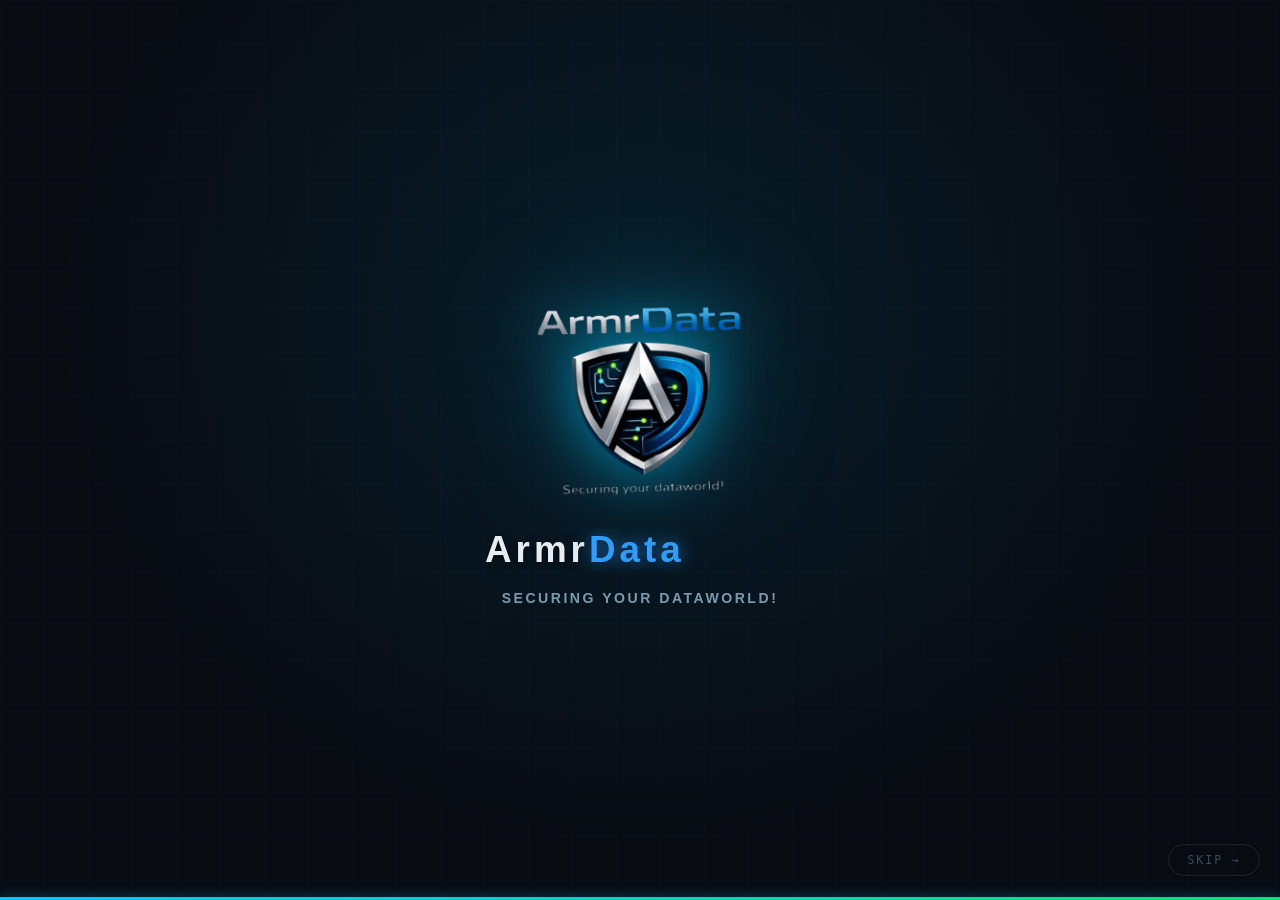
<file: intro.html>
<!DOCTYPE html>
<html lang="ht">
<head>
  <meta charset="UTF-8"/>
  <meta name="viewport" content="width=device-width, initial-scale=1.0"/>
  <title>ArmrData — Securing your dataworld!</title>
  <style>
    * { margin:0; padding:0; box-sizing:border-box; }
    html, body { width:100%; height:100%; overflow:hidden; background:#080b12; }

    .splash {
      position:fixed; inset:0;
      display:flex; flex-direction:column;
      align-items:center; justify-content:center;
      background: radial-gradient(ellipse at 50% 35%, rgba(0,200,255,0.1) 0%, transparent 65%), #080b12;
      overflow:hidden;
    }

    /* Grid background */
    .splash::before {
      content:'';
      position:absolute; inset:0;
      background-image:
        linear-gradient(rgba(0,200,255,0.04) 1px, transparent 1px),
        linear-gradient(90deg, rgba(0,200,255,0.04) 1px, transparent 1px);
      background-size:44px 44px;
      pointer-events:none;
      animation: gridFade 3.5s ease-out forwards;
    }
    @keyframes gridFade {
      0%   { opacity:0; }
      30%  { opacity:1; }
      100% { opacity:0.5; }
    }

    /* Rings pulse */
    .ring {
      position:absolute;
      border-radius:50%;
      border:1px solid rgba(0,200,255,0.15);
      top:50%; left:50%;
      transform:translate(-50%,-50%);
      opacity:0;
      animation: ringPulse 3s ease-out infinite;
    }
    .ring.r1 { width:280px; height:280px; animation-delay:1.2s; }
    .ring.r2 { width:380px; height:380px; animation-delay:1.7s; border-color:rgba(0,200,255,0.09); }
    .ring.r3 { width:480px; height:480px; animation-delay:2.2s; border-color:rgba(0,200,255,0.05); }
    @keyframes ringPulse {
      0%   { opacity:0; transform:translate(-50%,-50%) scale(0.82); }
      35%  { opacity:0.7; }
      100% { opacity:0; transform:translate(-50%,-50%) scale(1.18); }
    }

    /* Logo wrapper — drops from top */
    .logo-wrap {
      position:relative; z-index:2;
      display:flex; flex-direction:column;
      align-items:center;
      opacity:0;
      transform:translateY(-320px) scale(0.65);
      animation:dropIn 1.1s cubic-bezier(.28,1.6,.6,1) 0.15s forwards;
    }
    @keyframes dropIn {
      0%   { opacity:0; transform:translateY(-320px) scale(0.65); }
      55%  { opacity:1; transform:translateY(18px) scale(1.04); }
      75%  { transform:translateY(-6px) scale(0.98); }
      100% { opacity:1; transform:translateY(0) scale(1); }
    }

    /* Logo image — moves right to left while settling */
    .logo-img {
      width:230px; height:auto;
      filter:
        drop-shadow(0 0 28px rgba(0,200,255,0.55))
        drop-shadow(0 0 60px rgba(0,200,255,0.25));
      animation:
        slideLeft 1.1s cubic-bezier(.28,1.6,.6,1) 0.15s both,
        floatLogo 3.8s ease-in-out 1.4s infinite;
    }
    /* Slide from right to center */
    @keyframes slideLeft {
      0%   { transform:translateX(180px); }
      100% { transform:translateX(0); }
    }
    @keyframes floatLogo {
      0%,100% { transform:translateY(0); }
      50%      { transform:translateY(-10px); }
    }

    /* Brand name slides out from behind logo, left to right */
    .brand-row {
      margin-top:16px;
      overflow:hidden;
      height:56px;
      display:flex; align-items:center;
    }
    .brand-name {
      font-family: 'Arial Black', Arial, sans-serif;
      font-size:2.3rem;
      font-weight:900;
      letter-spacing:4px;
      white-space:nowrap;
      width:0;
      overflow:hidden;
      animation:revealBrand 0.9s cubic-bezier(.4,0,.2,1) 1.25s forwards;
    }
    @keyframes revealBrand {
      from { width:0; }
      to   { width:310px; }
    }
    .brand-name .armr {
      color:#e8edf2;
      text-shadow: 0 2px 8px rgba(0,0,0,0.5);
    }
    .brand-name .data {
      color:#2f9dff;
      text-shadow:
        0 0 18px rgba(47,157,255,0.7),
        0 2px 8px rgba(0,0,0,0.4);
    }

    /* Slogan fades in last */
    .slogan {
      margin-top:12px;
      font-family: Arial, sans-serif;
      font-size:0.88rem;
      font-weight:600;
      letter-spacing:2.5px;
      color:#7a9ab0;
      text-transform:uppercase;
      opacity:0;
      animation:fadeUp 0.8s ease 2.3s forwards;
    }
    @keyframes fadeUp {
      from { opacity:0; transform:translateY(12px); }
      to   { opacity:1; transform:translateY(0); }
    }

    /* Loading bar at bottom */
    .loading-bar-wrap {
      position:fixed; bottom:0; left:0; right:0;
      height:3px;
      background:rgba(0,200,255,0.1);
    }
    .loading-bar {
      height:100%;
      width:0;
      background:linear-gradient(90deg, #00c8ff, #00e676);
      box-shadow:0 0 12px rgba(0,200,255,0.6);
      animation:loadFill 4s linear 0.3s forwards;
    }
    @keyframes loadFill {
      from { width:0; }
      to   { width:100%; }
    }

    /* Skip button */
    .skip-btn {
      position:fixed; bottom:24px; right:20px;
      font-family:'Share Tech Mono', monospace, Arial;
      font-size:0.72rem;
      letter-spacing:2px;
      color:#3a4d5c;
      background:none;
      border:1px solid rgba(255,255,255,0.1);
      border-radius:20px;
      padding:8px 18px;
      cursor:pointer;
      opacity:0;
      animation:fadeUp 0.5s ease 0.9s forwards;
      transition:color 0.2s, border-color 0.2s;
      z-index:10;
    }
    .skip-btn:hover { color:#00c8ff; border-color:rgba(0,200,255,0.4); }

    /* Fade-out overlay */
    .fade-out {
      position:fixed; inset:0;
      background:#080b12;
      opacity:0; pointer-events:none; z-index:999;
    }
    .fade-out.active { animation:fadeToSite 0.55s ease forwards; }
    @keyframes fadeToSite { to { opacity:1; } }
  </style>
</head>
<body>

  <div class="splash" id="splash">
    <div class="ring r1"></div>
    <div class="ring r2"></div>
    <div class="ring r3"></div>

    <div class="logo-wrap">
      <img src="logo-armrdata.png" alt="ArmrData Logo" class="logo-img"/>
      <div class="brand-row">
        <div class="brand-name">
          <span class="armr">Armr</span><span class="data">Data</span>
        </div>
      </div>
      <div class="slogan">Securing your dataworld!</div>
    </div>
  </div>

  <div class="loading-bar-wrap"><div class="loading-bar"></div></div>
  <button class="skip-btn" id="skipBtn">SKIP →</button>
  <div class="fade-out" id="fadeOut"></div>

  <script>
    var REDIRECT = "index.html";
    var DELAY    = 4300;

    function goSite() {
      var el = document.getElementById('fadeOut');
      el.classList.add('active');
      setTimeout(function(){ window.location.href = REDIRECT; }, 520);
    }

    document.getElementById('skipBtn').addEventListener('click', goSite);
    setTimeout(goSite, DELAY);
  </script>
</body>
</html>
</file>
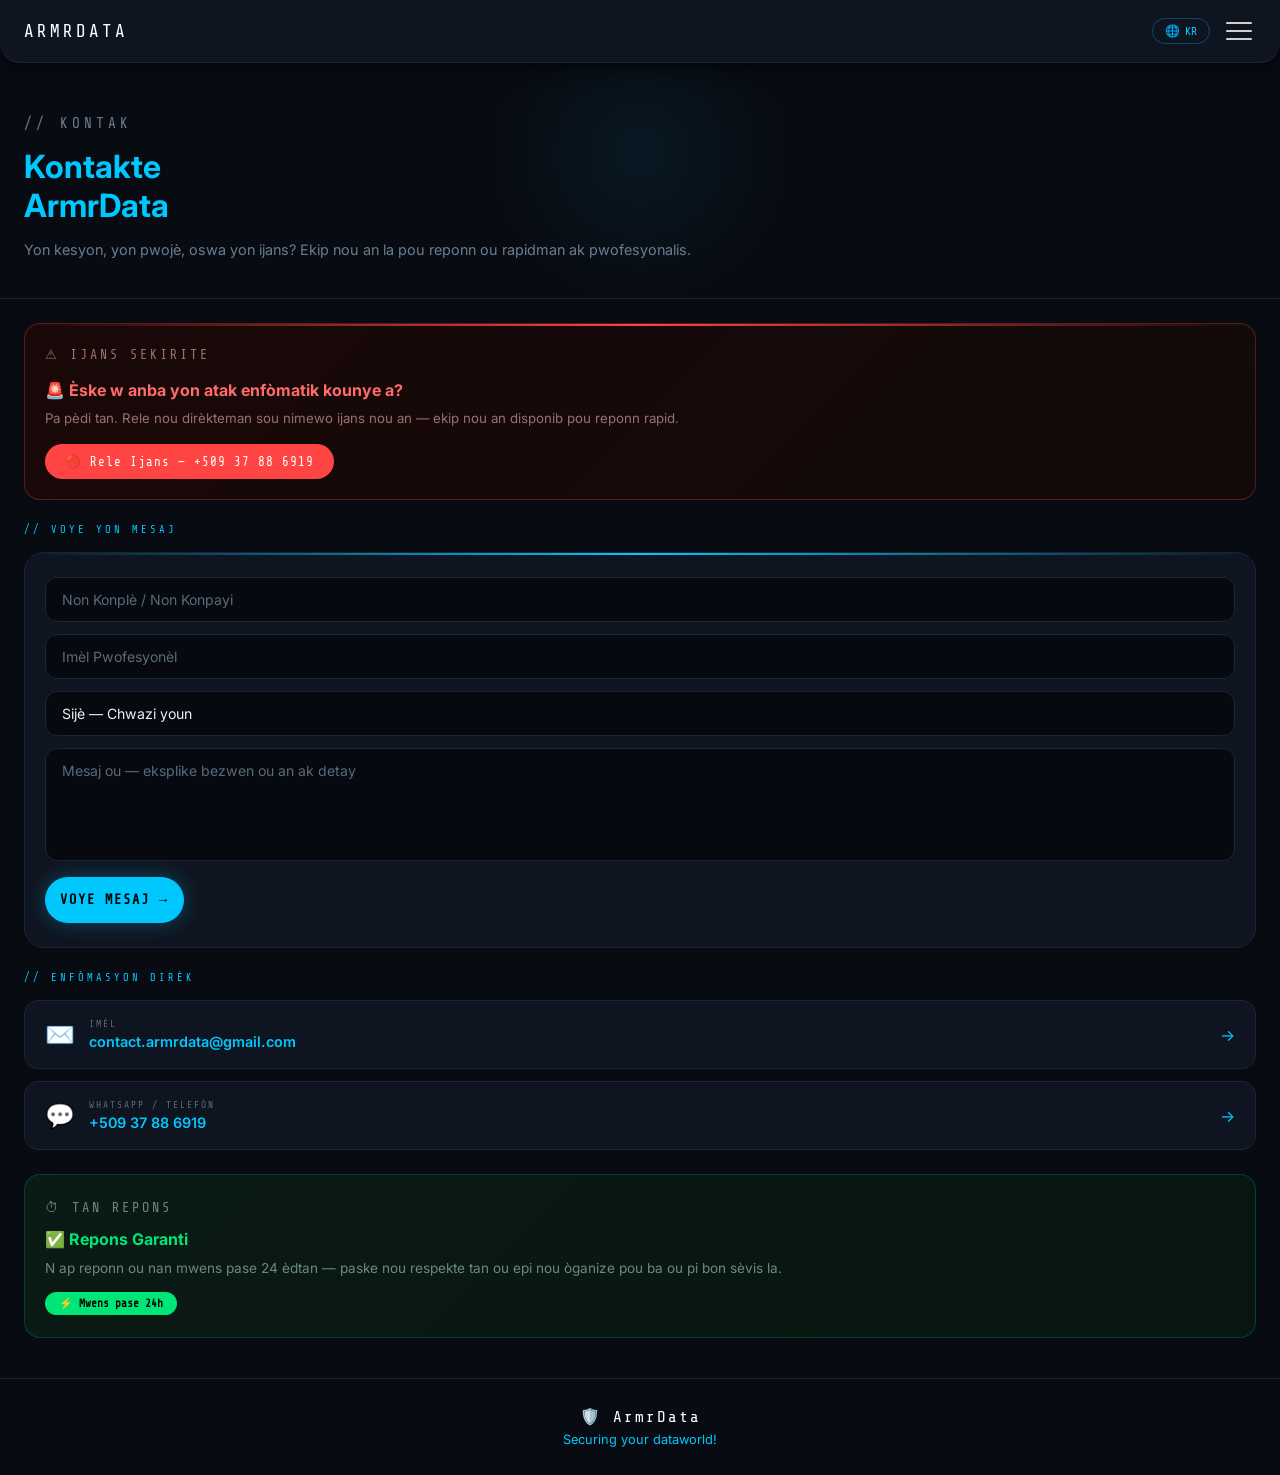
<file: kontak.html>
<!DOCTYPE html>
<html lang="ht">
<head>
  <meta charset="UTF-8"/>
  <meta name="viewport" content="width=device-width, initial-scale=1.0"/>
  <title>ArmrData — Kontak</title>
  <link href="https://fonts.googleapis.com/css2?family=Share+Tech+Mono&family=Inter:wght@300;400;600;700&display=swap" rel="stylesheet"/>
  <link rel="stylesheet" href="style.css"/>
  <style>
    .ijans { margin:24px 24px 0; background:linear-gradient(135deg,#1a0808,#120a0a); border:1px solid rgba(255,68,68,0.3); border-radius:16px; padding:20px; position:relative; overflow:hidden; }
    .ijans::before { content:''; position:absolute; top:0; left:0; right:0; height:2px; background:linear-gradient(90deg,transparent,#ff4444,transparent); }
    .ijans-label { font-family:'Share Tech Mono',monospace; font-size:0.6rem; letter-spacing:3px; color:#ff4444; text-transform:uppercase; margin-bottom:8px; }
    .ijans h3 { font-size:1rem; font-weight:700; color:#ff6b6b; margin-bottom:8px; }
    .ijans p { font-size:0.83rem; color:#9a7070; line-height:1.65; margin-bottom:14px; }
    .btn-ijans { display:inline-flex; align-items:center; gap:8px; font-family:'Share Tech Mono',monospace; font-size:0.78rem; letter-spacing:1px; color:#fff; background:#ff4444; border:none; border-radius:30px; padding:10px 20px; cursor:pointer; text-decoration:none; transition:opacity 0.2s; }
    .btn-ijans:hover { opacity:0.85; }

    .form-section { padding:24px 24px 0; }
    .form-card { background:var(--surface); border:1px solid var(--border); border-radius:20px; padding:24px 20px; position:relative; overflow:hidden; }
    .form-card::before { content:''; position:absolute; top:0; left:0; right:0; height:2px; background:linear-gradient(90deg,transparent,var(--cyan),transparent); }

    .info-section { padding:24px 24px 0; }
    .info-grid { display:flex; flex-direction:column; gap:12px; }
    .info-card { background:var(--surface); border:1px solid var(--border); border-radius:14px; padding:18px 20px; display:flex; align-items:center; gap:14px; text-decoration:none; transition:border-color 0.2s,transform 0.2s; }
    .info-card:hover { border-color:rgba(0,200,255,0.3); transform:translateX(4px); }
    .info-icon { font-size:1.5rem; flex-shrink:0; }
    .info-content { flex:1; }
    .info-label { font-family:'Share Tech Mono',monospace; font-size:0.6rem; letter-spacing:2px; color:var(--muted); text-transform:uppercase; margin-bottom:4px; }
    .info-value { font-size:0.9rem; color:var(--cyan); font-weight:600; }
    .info-arrow { color:var(--cyan); font-size:1rem; }

    .repons-section { margin:24px 24px 0; background:linear-gradient(135deg,#0a1a14,#081510); border:1px solid rgba(0,230,118,0.2); border-radius:16px; padding:22px 20px; }
    .repons-label { font-family:'Share Tech Mono',monospace; font-size:0.6rem; letter-spacing:3px; color:var(--green); text-transform:uppercase; margin-bottom:10px; }
    .repons h3 { font-size:1rem; font-weight:700; color:var(--green); margin-bottom:8px; }
    .repons p { font-size:0.85rem; color:#6a8a7a; line-height:1.65; }
    .repons-badge { display:inline-flex; align-items:center; gap:6px; font-family:'Share Tech Mono',monospace; font-size:0.7rem; color:#000; background:var(--green); border-radius:20px; padding:5px 14px; margin-top:12px; font-weight:700; }
  </style>
</head>
<body>

  <nav>
    <a class="nav-brand" href="index.html" data-i18n="nav_brand">ArmrData</a>
    <div class="nav-right">
      <div class="lang-switcher">
        <button class="lang-btn" onclick="toggleLangMenu()">🌐 <span id="currentLang">KR</span></button>
        <div class="lang-menu" id="langMenu">
          <button class="lang-option" data-lang="ht"><span class="lang-flag">🇭🇹</span> Kreyòl</button>
          <button class="lang-option" data-lang="fr"><span class="lang-flag">🇫🇷</span> Français</button>
          <button class="lang-option" data-lang="en"><span class="lang-flag">🇺🇸</span> English</button>
        </div>
      </div>
      <button class="hamburger" id="burger">
        <span></span><span></span><span></span>
      </button>
    </div>
    <ul class="nav-links" id="navLinks">
      <li><a href="index.html" data-i18n="nav_akèy">Akèy</a></li>
      <li><a href="apropos.html" data-i18n="nav_apropos">À Propos</a></li>
      <li><a href="services.html" data-i18n="nav_sevis">Sèvis</a></li>
      <li><a href="ebook.html" data-i18n="nav_ebook">E-Book</a></li>
      <li><a href="blog.html" data-i18n="nav_blog">Blog</a></li>
      <li><a href="afilyasyon.html" data-i18n="nav_afilyasyon">Afilyasyon</a></li>
      <li><a href="kontak.html" class="active" data-i18n="nav_kontak">Kontak</a></li>
    </ul>
  </nav>

  <section class="hero">
    <p class="hero-eyebrow" data-i18n="hero_eyebrow">// Kontak</p>
    <h1><span data-i18n="hero_title1">Kontakte</span><br><span data-i18n="hero_title2">ArmrData</span></h1>
    <p data-i18n="hero_desc">Yon kesyon, yon pwojè, oswa yon ijans? Ekip nou an la pou reponn ou rapidman ak pwofesyonalis.</p>
  </section>

  <div class="ijans">
    <p class="ijans-label" data-i18n="ijans_label">⚠ Ijans Sekirite</p>
    <h3 data-i18n="ijans_title">🚨 Èske w anba yon atak enfòmatik kounye a?</h3>
    <p data-i18n="ijans_desc">Pa pèdi tan. Rele nou dirèkteman sou nimewo ijans nou an — ekip nou an disponib pou reponn rapid.</p>
    <a href="tel:+50937886919" class="btn-ijans" data-i18n="ijans_btn">🔴 Rele Ijans — +509 37 88 6919</a>
  </div>

  <div class="form-section">
    <p class="section-label" data-i18n="form_label">// Voye yon Mesaj</p>
    <form class="form-card" action="https://formspree.io/f/xpqgodkz" method="POST">
      <div class="form-group"><input type="text" name="name" data-!i18n="ph_non" placeholder="Non Konplè / Non Konpayi"/></div>
      <div class="form-group"><input type="email" name="email" data-i18n="ph_imel" placeholder="Imèl Pwofesyonèl"/></div>
      <div class="form-group">
        <select name="sujet">
          <option value="" disabled selected data-i18n="ph_sijè">Sijè — Chwazi youn</option>
          <option data-i18n="opt1">Mande yon Odit</option>
          <option data-i18n="opt2">Kesyon sou Fòmasyon</option>
          <option data-i18n="opt3">Afilyasyon</option>
          <option data-i18n="opt4">Sipò Teknik</option>
          <option data-i18n="opt5">Lòt</option>
        </select>
      </div>
      <div class="form-group"><textarea rows="5" name="message" data-i18n="ph_mesaj" placeholder="Mesaj ou — eksplike bezwen ou an ak detay"></textarea></div>
      <button type="submit" class="btn-primary" data-i18n="btn_send">Voye Mesaj →</button>
    </form>
    </form>
  </div>

  <div class="info-section">
    <p class="section-label" data-i18n="info_label">// Enfòmasyon Dirèk</p>
    <div class="info-grid">
      <a href="mailto:contact.armrdata@gmail.com" class="info-card">
        <span class="info-icon">✉️</span>
        <div class="info-content">
          <div class="info-label" data-i18n="imel_label">Imèl</div>
          <div class="info-value">contact.armrdata@gmail.com</div>
        </div>
        <span class="info-arrow">→</span>
      </a>
      <a href="https://wa.me/50937886919" class="info-card">
        <span class="info-icon">💬</span>
        <div class="info-content">
          <div class="info-label" data-i18n="wa_label">WhatsApp / Telefòn</div>
          <div class="info-value">+509 37 88 6919</div>
        </div>
        <span class="info-arrow">→</span>
      </a>
    </div>
  </div>

  <div class="repons-section repons">
    <p class="repons-label" data-i18n="repons_label">⏱ Tan Repons</p>
    <h3 data-i18n="repons_title">✅ Repons Garanti</h3>
    <p data-i18n="repons_desc">N ap reponn ou nan mwens pase 24 èdtan — paske nou respekte tan ou epi nou òganize pou ba ou pi bon sèvis la.</p>
    <span class="repons-badge" data-i18n="repons_badge">⚡ Mwens pase 24h</span>
  </div>

  <footer>
    <p class="footer-brand">🛡️ ArmrData</p>
    <p class="footer-tag"><span data-i18n="footer_tag">Securing your dataworld!</span></p>
  </footer>

  <script src="lang.js"></script>
  <script>
    document.getElementById('burger').addEventListener('click', function() {
      document.getElementById('navLinks').classList.toggle('open');
    });
    document.querySelectorAll('#navLinks a').forEach(function(link) {
      link.addEventListener('click', function() {
        document.getElementById('navLinks').classList.remove('open');
      });
    });
    var langCodes = { ht:'KR', fr:'FR', en:'EN' };
    function updateLangDisplay() {
      document.getElementById('currentLang').textContent = langCodes[getLang()] || 'KR';
    }
    initLangSwitcher('kontak');
    updateLangDisplay();
    document.querySelectorAll('.lang-option').forEach(function(btn) {
      btn.addEventListener('click', function() { updateLangDisplay(); });
    });
  </script>

</body>
</html>
</file>
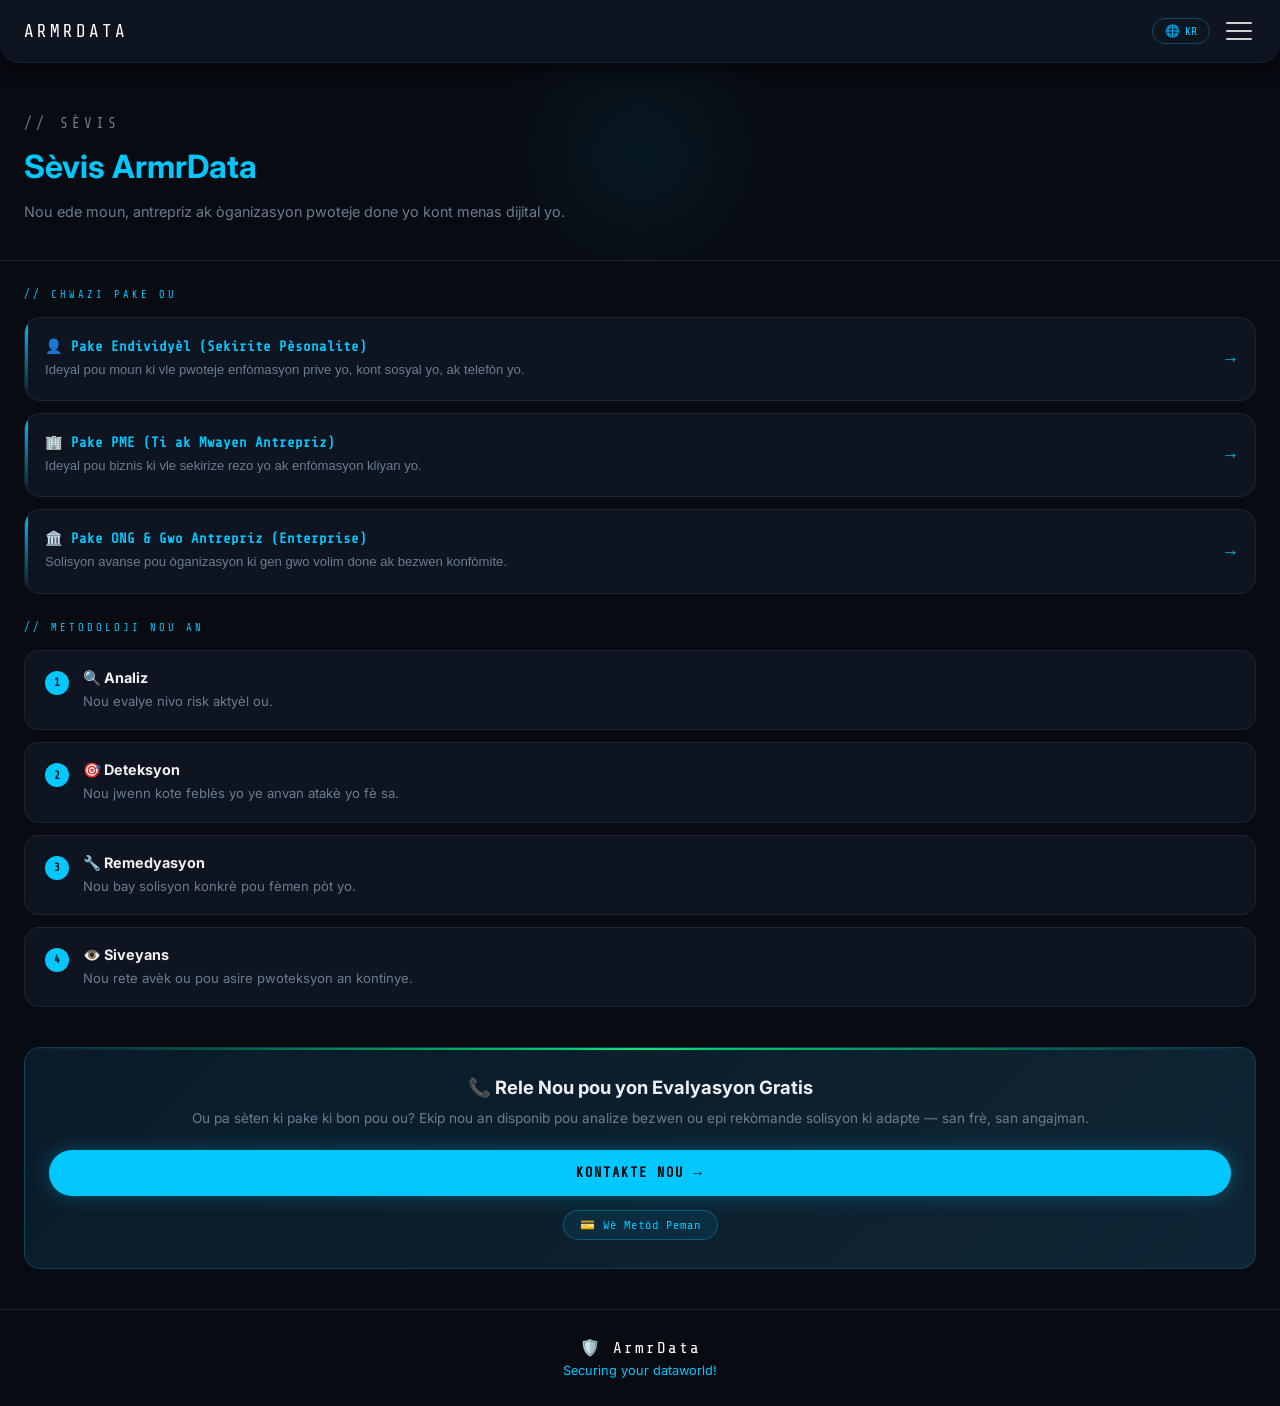
<file: services.html>
<!DOCTYPE html>
<html lang="ht">
<head>
  <meta charset="UTF-8"/>
  <meta name="viewport" content="width=device-width, initial-scale=1.0"/>
  <title>ArmrData — Sèvis</title>
  <link href="https://fonts.googleapis.com/css2?family=Share+Tech+Mono&family=Inter:wght@300;400;600;700&display=swap" rel="stylesheet"/>
  <link rel="stylesheet" href="style.css"/>
  <style>
    .section { padding:28px 24px 0; }
    .section-title { font-family:'Share Tech Mono',monospace; font-size:0.65rem; letter-spacing:3px; color:var(--cyan); text-transform:uppercase; margin-bottom:16px; }
    .pake-grid { display:flex; flex-direction:column; gap:12px; margin-bottom:28px; }
    .pake-btn { background:var(--surface); border:1px solid var(--border); border-radius:16px; padding:20px; cursor:pointer; text-align:left; transition:border-color 0.2s,transform 0.2s; position:relative; overflow:hidden; }
    .pake-btn::before { content:''; position:absolute; top:0; left:0; width:3px; height:100%; background:linear-gradient(180deg,var(--cyan),transparent); }
    .pake-btn:hover,.pake-btn.active { border-color:rgba(0,200,255,0.4); transform:translateX(4px); background:rgba(0,200,255,0.04); }
    .pake-btn.active::before { background:var(--cyan); }
    .pake-title { font-family:'Share Tech Mono',monospace; font-size:0.88rem; font-weight:700; color:var(--cyan); margin-bottom:6px; }
    .pake-desc { font-size:0.82rem; color:#6a7d90; line-height:1.55; padding-right:24px; }
    .pake-arrow { position:absolute; top:50%; right:16px; transform:translateY(-50%); color:var(--cyan); font-size:1.1rem; transition:transform 0.2s; }
    .pake-btn.active .pake-arrow { transform:translateY(-50%) rotate(90deg); }
    .pake-content { display:none; padding:0 0 28px; }
    .pake-content.open { display:block; }
    .service-card { background:var(--surface); border:1px solid var(--border); border-radius:16px; padding:22px 20px; margin-bottom:14px; position:relative; overflow:hidden; transition:border-color 0.2s; }
    .service-card::before { content:''; position:absolute; top:0; left:0; width:3px; height:100%; background:linear-gradient(180deg,var(--cyan),transparent); }
    .service-card:hover { border-color:rgba(0,200,255,0.3); }
    .service-emoji { font-size:1.5rem; margin-bottom:8px; display:block; }
    .service-title { font-size:1rem; font-weight:700; color:var(--cyan); margin-bottom:6px; }
    .service-desc { font-size:0.85rem; color:#6a7d90; line-height:1.65; margin-bottom:8px; }
    .service-price { font-size:0.8rem; color:#90caf9; background:rgba(0,200,255,0.06); border-left:2px solid var(--cyan); padding:8px 12px; border-radius:0 6px 6px 0; margin-bottom:10px; line-height:1.7; }
    .service-price .price-row { display:flex; justify-content:space-between; align-items:center; gap:8px; flex-wrap:wrap; }
    .service-price .price-label { color:var(--cyan); font-family:'Share Tech Mono',monospace; font-size:0.65rem; letter-spacing:1px; text-transform:uppercase; display:block; margin-bottom:4px; }
    .db-badge { display:inline-flex; align-items:center; gap:5px; font-family:'Share Tech Mono',monospace; font-size:0.55rem; letter-spacing:1.5px; color:var(--muted); background:rgba(255,255,255,0.04); border:1px solid var(--border); border-radius:4px; padding:2px 7px; margin-bottom:10px; }
    .btn-learn { display:inline-flex; align-items:center; gap:6px; font-family:'Share Tech Mono',monospace; font-size:0.75rem; letter-spacing:1px; color:var(--cyan); background:rgba(0,200,255,0.08); border:1px solid rgba(0,200,255,0.3); border-radius:20px; padding:7px 16px; cursor:pointer; transition:all 0.2s; }
    .btn-learn:hover { background:rgba(0,200,255,0.15); }
    .konsiltasyon-card { background:linear-gradient(135deg,#0a1a28,#0f2535); border:1px solid rgba(0,200,255,0.25); border-radius:14px; padding:20px; margin-bottom:14px; }
    .konsiltasyon-title { font-family:'Share Tech Mono',monospace; font-size:0.85rem; color:var(--cyan); font-weight:700; margin-bottom:12px; letter-spacing:1px; }
    .konsiltasyon-price { font-size:0.85rem; color:#b0bec5; line-height:1.8; }
    .konsiltasyon-price .k-row { display:flex; justify-content:space-between; padding:4px 0; border-bottom:1px solid var(--border); }
    .konsiltasyon-price .k-row:last-child { border-bottom:none; }
    .konsiltasyon-price .k-label { color:#90caf9; }
    .konsiltasyon-price .k-val { color:var(--green); font-family:'Share Tech Mono',monospace; font-size:0.78rem; }
    .devis-badge { background:rgba(0,200,255,0.06); border:1px solid rgba(0,200,255,0.2); border-radius:8px; padding:12px 14px; font-size:0.83rem; color:#90caf9; line-height:1.65; }
    .meto-section { padding:0 24px 40px; }
    .meto-title { font-family:'Share Tech Mono',monospace; font-size:0.65rem; letter-spacing:3px; color:var(--cyan); text-transform:uppercase; margin-bottom:16px; }
    .meto-grid { display:flex; flex-direction:column; gap:12px; }
    .meto-item { background:var(--surface); border:1px solid var(--border); border-radius:14px; padding:18px 20px; display:flex; align-items:flex-start; gap:14px; }
    .meto-num { font-family:'Share Tech Mono',monospace; font-size:0.7rem; color:var(--bg); background:var(--cyan); border-radius:50%; width:24px; height:24px; display:flex; align-items:center; justify-content:center; flex-shrink:0; font-weight:700; margin-top:2px; }
    .meto-name { font-size:0.9rem; font-weight:700; color:var(--white); margin-bottom:4px; }
    .meto-desc { font-size:0.82rem; color:#6a7d90; line-height:1.55; }
    .cta-bottom { margin:0 24px 40px; background:linear-gradient(135deg,#0a1a28,#0f2535); border:1px solid rgba(0,200,255,0.2); border-radius:16px; padding:28px 24px; text-align:center; position:relative; overflow:hidden; }
    .cta-bottom::before { content:''; position:absolute; top:0; left:0; right:0; height:2px; background:linear-gradient(90deg,transparent,var(--green),transparent); }
    .cta-bottom h3 { font-size:1.15rem; font-weight:700; color:var(--white); margin-bottom:8px; }
    .cta-bottom p { font-size:0.85rem; color:#6a7d90; line-height:1.65; margin-bottom:20px; }
    .modal-eyebrow { font-family:'Share Tech Mono',monospace; font-size:0.6rem; letter-spacing:3px; color:var(--cyan); text-transform:uppercase; margin-bottom:6px; }
    .modal h2 { font-size:1.3rem; font-weight:700; color:var(--white); margin-bottom:8px; }
    .modal-desc { font-size:0.88rem; color:#6a7d90; line-height:1.7; margin-bottom:16px; padding-bottom:16px; border-bottom:1px solid var(--border); }
    .modal-price-block { margin-bottom:20px; }
    .modal-price-title { font-family:'Share Tech Mono',monospace; font-size:0.65rem; letter-spacing:2px; color:var(--cyan); text-transform:uppercase; margin-bottom:8px; }
    .modal-price-row { display:flex; justify-content:space-between; align-items:center; padding:8px 12px; border-radius:8px; margin-bottom:4px; background:rgba(0,200,255,0.04); border:1px solid var(--border); }
    .modal-price-row .p-type { font-size:0.82rem; color:#b0bec5; }
    .modal-price-row .p-val { font-family:'Share Tech Mono',monospace; font-size:0.78rem; color:var(--green); }
    .payment-grid { display:flex; flex-direction:column; gap:12px; margin-top:14px; }
    .payment-card { background:rgba(255,255,255,0.03); border:1px solid var(--border); border-radius:14px; padding:16px; text-align:center; }
    .payment-emoji { font-size:1.6rem; display:block; margin-bottom:6px; }
    .payment-name { font-size:1rem; font-weight:700; color:var(--cyan); margin-bottom:4px; }
    .payment-desc { font-size:0.82rem; color:#6a7d90; line-height:1.5; }
    .payment-intl { border-color:rgba(0,230,118,0.3); }
    .btn-whatsapp { display:inline-block; margin-top:10px; background:var(--green); color:#000; padding:8px 18px; border-radius:30px; font-weight:700; text-decoration:none; font-size:0.8rem; }
    .pay-h2 { font-size:1.2rem; font-weight:700; color:var(--white); margin-bottom:12px; }
  </style>
</head>
<body>

<nav>
  <a class="nav-brand" href="index.html" data-i18n="nav_brand">ArmrData</a>
  <div class="nav-right">
    <div class="lang-switcher">
      <button class="lang-btn" onclick="toggleLangMenu()">🌐 <span id="currentLang">KR</span></button>
      <div class="lang-menu" id="langMenu">
        <button class="lang-option" data-lang="ht"><span class="lang-flag">🇭🇹</span> Kreyòl</button>
        <button class="lang-option" data-lang="fr"><span class="lang-flag">🇫🇷</span> Français</button>
        <button class="lang-option" data-lang="en"><span class="lang-flag">🇺🇸</span> English</button>
      </div>
    </div>
    <button class="hamburger" id="burger"><span></span><span></span><span></span></button>
  </div>
  <ul class="nav-links" id="navLinks">
    <li><a href="index.html" data-i18n="nav_akèy">Akèy</a></li>
    <li><a href="apropos.html" data-i18n="nav_apropos">À Propos</a></li>
    <li><a href="services.html" class="active" data-i18n="nav_sevis">Sèvis</a></li>
    <li><a href="ebook.html" data-i18n="nav_ebook">E-Book</a></li>
    <li><a href="blog.html" data-i18n="nav_blog">Blog</a></li>
    <li><a href="afilyasyon.html" data-i18n="nav_afilyasyon">Afilyasyon</a></li>
    <li><a href="kontak.html" data-i18n="nav_kontak">Kontak</a></li>
  </ul>
</nav>

<section class="hero">
  <p class="hero-eyebrow" data-i18n="hero_eyebrow">// Sèvis</p>
  <h1><span data-i18n="hero_title">Sèvis ArmrData</span></h1>
  <p data-i18n="hero_desc">Nou ede moun, antrepriz ak òganizasyon pwoteje done yo kont menas dijital yo.</p>
</section>

<!-- PAKE YO -->
<div class="section">
  <p class="section-title" data-i18n="pake_label">// Chwazi Pake Ou</p>
  <div class="pake-grid">

    <!-- PAKE 1: ENDIVIDYÈL -->
    <button class="pake-btn" onclick="togglePake('pake1',this)">
      <div class="pake-title" data-i18n="pake1_title">👤 Pake Endividyèl (Sekirite Pèsonalite)</div>
      <div class="pake-desc" data-i18n="pake1_desc">Ideyal pou moun ki vle pwoteje enfòmasyon prive yo, kont sosyal yo, ak telefòn yo.</div>
      <span class="pake-arrow">→</span>
    </button>
    <div class="pake-content" id="pake1">

      <!-- S7: Done Pèsonèl -->
      <div class="service-card">
        <span class="service-emoji">🛡️</span>
        <div class="service-title" data-i18n="s7_title">Pwoteksyon Done Pèsonèl</div>
        <div class="service-desc" data-i18n="s7_desc">Pwoteje enfòmasyon pèsonèl ou kont vòl ak fwod.</div>
        <div class="service-price">
          <span class="price-label" data-i18n="price_label">Pri Sèvis</span>
          <span data-i18n="s7_price">À partir de $44.99 USD oswa 5 880 HTG</span>
        </div>
        <div><span class="db-badge">⬡ DB: sevis_done_pesonèl</span></div>
        <button class="btn-learn" data-i18n="btn_learn" onclick="openModal('m7')">Aprann Plis →</button>
      </div>

      <!-- S8: Sekirite Aparèy -->
      <div class="service-card">
        <span class="service-emoji">📱</span>
        <div class="service-title" data-i18n="s8_title">Sekirite Aparèy</div>
        <div class="service-desc" data-i18n="s8_desc">Pwoteksyon telefòn, tablèt ak òdinatè.</div>
        <div class="service-price">
          <span class="price-label" data-i18n="price_label">Pri Sèvis</span>
          <span data-i18n="s8_price">À partir de $35.00 USD oswa 4 500 HTG</span>
        </div>
        <div><span class="db-badge">⬡ DB: sevis_sekirite_aparèy</span></div>
        <button class="btn-learn" data-i18n="btn_learn" onclick="openModal('m8')">Aprann Plis →</button>
      </div>

      <!-- S9: Sibèsekirite Pèsonèl -->
      <div class="service-card">
        <span class="service-emoji">🛡️</span>
        <div class="service-title" data-i18n="s9_title">Sibèsekirite Pèsonèl</div>
        <div class="service-desc" data-i18n="s9_desc">Pwoteksyon rezo, sistèm ak done pèsonèl ou yo.</div>
        <div class="service-price">
          <span class="price-label" data-i18n="price_label">Pri Sèvis</span>
          <span data-i18n="s9_price">À partir de $50.00 USD oswa 6 500 HTG</span>
        </div>
        <div><span class="db-badge">⬡ DB: sevis_sibèsekirite_pesonèl</span></div>
        <button class="btn-learn" data-i18n="btn_learn" onclick="openModal('m9')">Aprann Plis →</button>
      </div>

      <!-- S10: Tès Pen Pèsonèl -->
      <div class="service-card">
        <span class="service-emoji">🔍</span>
        <div class="service-title" data-i18n="s10_title">Tès Penetrasyon Pèsonèl</div>
        <div class="service-desc" data-i18n="s10_desc">Detekte feblès sekirite nan sistèm pèsonèl ou avan atakè yo.</div>
        <div class="service-price">
          <span class="price-label" data-i18n="price_label">Pri Sèvis</span>
          <span data-i18n="s10_price">À partir de $99.99 USD oswa 13 000 HTG</span>
        </div>
        <div><span class="db-badge">⬡ DB: sevis_tes_pen_pesonèl</span></div>
        <button class="btn-learn" data-i18n="btn_learn" onclick="openModal('m10')">Aprann Plis →</button>
      </div>

      <!-- Konsiltasyon Pake 1 -->
      <div class="konsiltasyon-card">
        <div class="konsiltasyon-title">💬 <span data-i18n="konsilt_title">Konsiltasyon Dijital</span></div>
        <div class="konsiltasyon-price">
          <div class="k-row">
            <span class="k-label" data-i18n="konsilt_30min">30 minit</span>
            <span class="k-val" data-i18n="konsilt_p1_30">$12.99 USD / 1 700 HTG</span>
          </div>
          <div class="k-row">
            <span class="k-label" data-i18n="konsilt_1h">1 èdtan</span>
            <span class="k-val" data-i18n="konsilt_p1_1h">$25.00 USD / 3 250 HTG</span>
          </div>
        </div>
      </div>
    </div>

    <!-- PAKE 2: PME -->
    <button class="pake-btn" onclick="togglePake('pake2',this)">
      <div class="pake-title" data-i18n="pake2_title">🏢 Pake PME (Ti ak Mwayen Antrepriz)</div>
      <div class="pake-desc" data-i18n="pake2_desc">Ideyal pou biznis ki vle sekirize rezo yo ak enfòmasyon kliyan yo.</div>
      <span class="pake-arrow">→</span>
    </button>
    <div class="pake-content" id="pake2">

      <!-- S1: Sibèsekirite -->
      <div class="service-card">
        <span class="service-emoji">🛡️</span>
        <div class="service-title" data-i18n="s1_title">Sibèsekirite</div>
        <div class="service-desc" data-i18n="s1_desc">Pwoteksyon rezo, sistèm ak done sansib.</div>
        <div class="service-price">
          <span class="price-label" data-i18n="price_label">Pri Sèvis</span>
          <span data-i18n="s1_price">À partir de $110.00 USD oswa 14 380 HTG</span>
        </div>
        <div><span class="db-badge">⬡ DB: sevis_sibèsekirite</span></div>
        <button class="btn-learn" data-i18n="btn_learn" onclick="openModal('m1')">Aprann Plis →</button>
      </div>

      <!-- S2: Tès Penetrasyon -->
      <div class="service-card">
        <span class="service-emoji">🔍</span>
        <div class="service-title" data-i18n="s2_title">Tès Penetrasyon</div>
        <div class="service-desc" data-i18n="s2_desc">Detekte feblès sekirite yo avan atakè yo.</div>
        <div class="service-price">
          <span class="price-label" data-i18n="price_label">Pri Sèvis</span>
          <span data-i18n="s2_price">À partir de $190.00 USD oswa 24 800 HTG</span>
        </div>
        <div><span class="db-badge">⬡ DB: sevis_tes_penetrasyon</span></div>
        <button class="btn-learn" data-i18n="btn_learn" onclick="openModal('m2')">Aprann Plis →</button>
      </div>

      <!-- S3: Cloud -->
      <div class="service-card">
        <span class="service-emoji">☁️</span>
        <div class="service-title" data-i18n="s3_title">Sekirite Cloud</div>
        <div class="service-desc" data-i18n="s3_desc">Pwoteje enfrastrikti cloud ak sèvis dijital yo.</div>
        <div class="service-price">
          <span class="price-label" data-i18n="price_label">Pri Sèvis</span>
          <span data-i18n="s3_price">À partir de $165.00 USD oswa 21 500 HTG</span>
        </div>
        <div><span class="db-badge">⬡ DB: sevis_sekirite_cloud</span></div>
        <button class="btn-learn" data-i18n="btn_learn" onclick="openModal('m3')">Aprann Plis →</button>
      </div>

      <!-- S4: Analiz Dijital -->
      <div class="service-card">
        <span class="service-emoji">🕵️</span>
        <div class="service-title" data-i18n="s4_title">Analiz Dijital</div>
        <div class="service-desc" data-i18n="s4_desc">Ankèt sou ensidan enfòmatik ak rekiperasyon prèv.</div>
        <div class="service-price">
          <span class="price-label" data-i18n="price_label">Pri Sèvis</span>
          <div class="price-row"><span data-i18n="s4_p_basic">Analiz debaz:</span><strong>$175.00 USD / 22 800 HTG</strong></div>
          <div class="price-row"><span data-i18n="s4_p_full">Ankèt konplè:</span><strong>$310.00 USD+ / 40 500+ HTG</strong></div>
          <div class="price-row"><span data-i18n="s4_p_special">Ka espesyal:</span><strong data-i18n="sur_devis">Sou devis</strong></div>
        </div>
        <div><span class="db-badge">⬡ DB: sevis_analiz_dijital</span></div>
        <button class="btn-learn" data-i18n="btn_learn" onclick="openModal('m4')">Aprann Plis →</button>
      </div>

      <!-- S5: Fòmasyon -->
      <div class="service-card">
        <span class="service-emoji">🎓</span>
        <div class="service-title" data-i18n="s5_title">Fòmasyon</div>
        <div class="service-desc" data-i18n="s5_desc">Fòmasyon espesyalize pou ekip ak antrepriz sou sekirite dijital.</div>
        <div class="service-price">
          <span class="price-label" data-i18n="price_label">Pri Sèvis</span>
          <div class="price-row"><span data-i18n="s5_p_group">Gwoup 10–20 moun:</span><strong>$250.00 USD / 32 600 HTG</strong></div>
          <div class="price-row"><span data-i18n="s5_p_corp">Antrepriz:</span><strong>$500.00 USD / 65 360 HTG</strong></div>
        </div>
        <div><span class="db-badge">⬡ DB: sevis_fomasyon</span></div>
        <button class="btn-learn" data-i18n="btn_learn" onclick="openModal('m5')">Aprann Plis →</button>
      </div>

      <!-- S6: Odit -->
      <div class="service-card">
        <span class="service-emoji">🔎</span>
        <div class="service-title" data-i18n="s6_title">Odit Sekirite</div>
        <div class="service-desc" data-i18n="s6_desc">Evalyasyon konplè sistèm sekirite antrepriz ou pou idantifye risk yo.</div>
        <div class="service-price">
          <span class="price-label" data-i18n="price_label">Pri Sèvis</span>
          <div class="price-row"><span data-i18n="s6_p_web">Odit Sit Web:</span><strong>$110.00 USD / 14 380 HTG</strong></div>
          <div class="price-row"><span data-i18n="s6_p_biz">Odit Biznis:</span><strong>$300.00 USD / 39 200 HTG</strong></div>
          <div class="price-row"><span data-i18n="s6_p_pme">Odit PME:</span><strong>$650.00 USD+ / 84 960+ HTG</strong></div>
        </div>
        <div><span class="db-badge">⬡ DB: sevis_odit_sekirite</span></div>
        <button class="btn-learn" data-i18n="btn_learn" onclick="openModal('m6')">Aprann Plis →</button>
      </div>

      <!-- Konsiltasyon PME -->
      <div class="konsiltasyon-card">
        <div class="konsiltasyon-title">💬 <span data-i18n="konsilt_title">Konsiltasyon Dijital</span></div>
        <div class="konsiltasyon-price">
          <div class="k-row">
            <span class="k-label" data-i18n="konsilt_30min">30 minit</span>
            <span class="k-val" data-i18n="konsilt_p2_30">$15.00 USD / 1 960 HTG</span>
          </div>
          <div class="k-row">
            <span class="k-label" data-i18n="konsilt_1h">1 èdtan</span>
            <span class="k-val" data-i18n="konsilt_p2_1h">$30.00 USD / 3 900 HTG</span>
          </div>
          <div class="k-row">
            <span class="k-label" data-i18n="konsilt_strat">Plan Estratejik</span>
            <span class="k-val" data-i18n="konsilt_p2_strat">$90.00 USD+ / 11 760+ HTG</span>
          </div>
        </div>
      </div>
    </div>

    <!-- PAKE 3: ONG & GWO -->
    <button class="pake-btn" onclick="togglePake('pake3',this)">
      <div class="pake-title" data-i18n="pake3_title">🏛️ Pake ONG & Gwo Antrepriz (Enterprise)</div>
      <div class="pake-desc" data-i18n="pake3_desc">Solisyon avanse pou òganizasyon ki gen gwo volim done ak bezwen konfòmite.</div>
      <span class="pake-arrow">→</span>
    </button>
    <div class="pake-content" id="pake3">

      <!-- 6 sèvis devis -->
      <div class="service-card">
        <span class="service-emoji">🛡️</span>
        <div class="service-title" data-i18n="s1_title">Sibèsekirite</div>
        <div class="service-desc" data-i18n="s1_desc">Pwoteksyon rezo, sistèm ak done sansib.</div>
        <div class="devis-badge" data-i18n="devis_msg">📋 Pri sou demann — Devis pèsonalize selon bezwen espesifik ou. Kontakte nou pou yon evalyasyon gratis.</div>
        <div style="margin-top:10px;"><span class="db-badge">⬡ DB: sevis_sibèsekirite</span></div>
        <button class="btn-learn" data-i18n="btn_learn" onclick="openModal('m1')">Aprann Plis →</button>
      </div>

      <div class="service-card">
        <span class="service-emoji">🔍</span>
        <div class="service-title" data-i18n="s2_title">Tès Penetrasyon</div>
        <div class="service-desc" data-i18n="s2_desc">Detekte feblès sekirite yo avan atakè yo.</div>
        <div class="devis-badge" data-i18n="devis_msg">📋 Pri sou demann — Devis pèsonalize selon bezwen espesifik ou. Kontakte nou pou yon evalyasyon gratis.</div>
        <div style="margin-top:10px;"><span class="db-badge">⬡ DB: sevis_tes_penetrasyon</span></div>
        <button class="btn-learn" data-i18n="btn_learn" onclick="openModal('m2')">Aprann Plis →</button>
      </div>

      <div class="service-card">
        <span class="service-emoji">☁️</span>
        <div class="service-title" data-i18n="s3_title">Sekirite Cloud</div>
        <div class="service-desc" data-i18n="s3_desc">Pwoteje enfrastrikti cloud ak sèvis dijital yo.</div>
        <div class="devis-badge" data-i18n="devis_msg">📋 Pri sou demann — Devis pèsonalize selon bezwen espesifik ou. Kontakte nou pou yon evalyasyon gratis.</div>
        <div style="margin-top:10px;"><span class="db-badge">⬡ DB: sevis_sekirite_cloud</span></div>
        <button class="btn-learn" data-i18n="btn_learn" onclick="openModal('m3')">Aprann Plis →</button>
      </div>

      <div class="service-card">
        <span class="service-emoji">🕵️</span>
        <div class="service-title" data-i18n="s4_title">Analiz Dijital</div>
        <div class="service-desc" data-i18n="s4_desc">Ankèt sou ensidan enfòmatik ak rekiperasyon prèv.</div>
        <div class="devis-badge" data-i18n="devis_msg">📋 Pri sou demann — Devis pèsonalize selon bezwen espesifik ou. Kontakte nou pou yon evalyasyon gratis.</div>
        <div style="margin-top:10px;"><span class="db-badge">⬡ DB: sevis_analiz_dijital</span></div>
        <button class="btn-learn" data-i18n="btn_learn" onclick="openModal('m4')">Aprann Plis →</button>
      </div>

      <div class="service-card">
        <span class="service-emoji">🎓</span>
        <div class="service-title" data-i18n="s5_title">Fòmasyon</div>
        <div class="service-desc" data-i18n="s5_desc">Fòmasyon espesyalize pou ekip ak antrepriz sou sekirite dijital.</div>
        <div class="devis-badge" data-i18n="devis_msg">📋 Pri sou demann — Devis pèsonalize selon bezwen espesifik ou. Kontakte nou pou yon evalyasyon gratis.</div>
        <div style="margin-top:10px;"><span class="db-badge">⬡ DB: sevis_fomasyon</span></div>
        <button class="btn-learn" data-i18n="btn_learn" onclick="openModal('m5')">Aprann Plis →</button>
      </div>

      <div class="service-card">
        <span class="service-emoji">🔎</span>
        <div class="service-title" data-i18n="s6_title">Odit Sekirite</div>
        <div class="service-desc" data-i18n="s6_desc">Evalyasyon konplè sistèm sekirite antrepriz ou pou idantifye risk yo.</div>
        <div class="devis-badge" data-i18n="devis_msg">📋 Pri sou dammad — Devis pèsonalize selon bezwen espesifik ou. Kontakte nou pou yon evalyasyon gratis.</div>
        <div style="margin-top:10px;"><span class="db-badge">⬡ DB: sevis_odit_sekirite</span></div>
        <button class="btn-learn" data-i18n="btn_learn" onclick="openModal('m6')">Aprann Plis →</button>
      </div>

      <!-- Konsiltasyon ONG -->
      <div class="konsiltasyon-card">
        <div class="konsiltasyon-title">💬 <span data-i18n="konsilt_title">Konsiltasyon Dijital</span></div>
        <div class="devis-badge" data-i18n="devis_msg">📋 Pri sou dammad — Devis pèsonalize selon bezwen espesifik ou. Kontakte nou pou yon evalyasyon gratis.</div>
      </div>
    </div>

  </div><!-- /pake-grid -->
</div><!-- /section -->

<!-- METODOLOJI -->
<div class="meto-section">
  <p class="meto-title" data-i18n="meto_label">// Metodoloji Nou An</p>
  <div class="meto-grid">
    <div class="meto-item">
      <div class="meto-num">1</div>
      <div>
        <div class="meto-name" data-i18n="meto1_name">🔍 Analiz</div>
        <div class="meto-desc" data-i18n="meto1_desc">Nou evalye nivo risk aktyèl ou.</div>
      </div>
    </div>
    <div class="meto-item">
      <div class="meto-num">2</div>
      <div>
        <div class="meto-name" data-i18n="meto2_name">🎯 Deteksyon</div>
        <div class="meto-desc" data-i18n="meto2_desc">Nou jwenn kote feblès yo ye anvan atakè yo fè sa.</div>
      </div>
    </div>
    <div class="meto-item">
      <div class="meto-num">3</div>
      <div>
        <div class="meto-name" data-i18n="meto3_name">🔧 Remedyasyon</div>
        <div class="meto-desc" data-i18n="meto3_desc">Nou bay solisyon konkrè pou fèmen pòt yo.</div>
      </div>
    </div>
    <div class="meto-item">
      <div class="meto-num">4</div>
      <div>
        <div class="meto-name" data-i18n="meto4_name">👁️ Siveyans</div>
        <div class="meto-desc" data-i18n="meto4_desc">Nou rete avèk ou pou asire pwoteksyon an kontinye.</div>
      </div>
    </div>
  </div>
</div>

<!-- CTA BAS -->
<div class="cta-bottom">
  <h3 data-i18n="cta_sevis_title">📞 Rele Nou pou yon Evalyasyon Gratis</h3>
  <p data-i18n="cta_sevis_desc">Ou pa sèten ki pake ki bon pou ou? Ekip nou an disponib pou analize bezwen ou epi rekòmande solisyon ki adapte — san frè, san angajman.</p>
  <a href="kontak.html" class="btn-primary" data-i18n="cta_sevis_btn">Kontakte Nou →</a>
  <button type="button" class="btn-learn" style="margin-top:14px;" onclick="openModal('paymentModal')" data-i18n="pay_view_btn">💳 Wè Metòd Peman</button>
</div>

<footer>
  <p class="footer-brand">🛡️ ArmrData</p>
  <p class="footer-tag"><span data-i18n="footer_tag">Securing your dataworld!</span></p>
</footer>

<!-- MODALS 1-10 -->
<div class="modal-overlay" id="m1"><div class="modal"><form action="https://formspree.io/f/mbdvveka" method="POST">
  <button class="modal-close" onclick="closeModal('m1')">✕</button>
  <p class="modal-eyebrow">⬡ DB: sevis_sibèsekirite</p>
  <h2>🛡️ <span data-i18n="s1_title">Sibèsekirite</span></h2>
  <p class="modal-desc" data-i18n="s1_modal_desc">Pwoteksyon rezo, sistèm ak done sansib pou antrepriz ou a kont tout menas dijital modèn yo.</p>
  <div class="modal-price-block">
    <p class="modal-price-title" data-i18n="price_label">Pri Sèvis</p>
    <div class="modal-price-row"><span class="p-type" data-i18n="pake_pme">PME</span><span class="p-val" data-i18n="s1_price">À partir de $110.00 USD / 14 380 HTG</span></div>
    <div class="modal-price-row"><span class="p-type" data-i18n="pake_ong">ONG & Enterprise</span><span class="p-val" data-i18n="sur_devis">Sou devis</span></div>
  </div>
  <div class="form-group"><input type="text" name="antrepriz" data-i18n="ph_antrepriz" placeholder="Non Antrepriz"/></div>
  <div class="form-group"><input type="text" name="adres" data-i18n="ph_adrès" placeholder="Adrès Antrepriz"/></div>
  <div class="form-group"><input type="email" name="email" data-i18n="ph_imel" placeholder="Imèl Antrepriz"/></div>
  <div class="form-group"><textarea rows="4" name="message" data-i18n="ph_kòmantè" placeholder="Kòmantè"></textarea></div>
  <button type="submit" class="btn-green" data-i18n="btn_confirm">Mwen Dakò ✓</button></form>
</div></div>

<div class="modal-overlay" id="m2"><div class="modal"><form action="https://formspree.io/f/mbdvveka" method="POST">
  <button class="modal-close" onclick="closeModal('m2')">✕</button>
  <p class="modal-eyebrow">⬡ DB: sevis_tes_penetrasyon</p>
  <h2>🔍 <span data-i18n="s2_title">Tès Penetrasyon</span></h2>
  <p class="modal-desc" data-i18n="s2_modal_desc">Detekte feblès sekirite yo avan atakè yo — yon ekip espesyalize teste sistèm ou.</p>
  <div class="modal-price-block">
    <p class="modal-price-title" data-i18n="price_label">Pri Sèvis</p>
    <div class="modal-price-row"><span class="p-type" data-i18n="pake_pme">PME</span><span class="p-val" data-i18n="s2_price">À partir de $190.00 USD / 24 800 HTG</span></div>
    <div class="modal-price-row"><span class="p-type" data-i18n="pake_ong">ONG & Enterprise</span><span class="p-val" data-i18n="sur_devis">Sou devis</span></div>
  </div>
  <div class="form-group"><input type="text" name="antrepriz" data-i18n="ph_antrepriz" placeholder="Non Antrepriz"/></div>
  <div class="form-group"><input type="text" name="adres" data-i18n="ph_adrès" placeholder="Adrès Antrepriz"/></div>
  <div class="form-group"><input type="email" name="email" data-i18n="ph_imel" placeholder="Imèl Antrepriz"/></div>
  <div class="form-group"><textarea rows="4" name="message" data-i18n="ph_kòmantè" placeholder="Kòmantè"></textarea></div>
  <button type="submit" class="btn-green" data-i18n="btn_confirm">Mwen Dakò ✓</button></form>
</div></div>

<div class="modal-overlay" id="m3"><div class="modal"><form action="https://formspree.io/f/mbdvveka" method="POST">
  <button class="modal-close" onclick="closeModal('m3')">✕</button>
  <p class="modal-eyebrow">⬡ DB: sevis_sekirite_cloud</p>
  <h2>☁️ <span data-i18n="s3_title">Sekirite Cloud</span></h2>
  <p class="modal-desc" data-i18n="s3_modal_desc">Pwoteje enfrastrikti cloud ak sèvis dijital yo kont atak ak aksè non otorize.</p>
  <div class="modal-price-block">
    <p class="modal-price-title" data-i18n="price_label">Pri Sèvis</p>
    <div class="modal-price-row"><span class="p-type" data-i18n="pake_pme">PME</span><span class="p-val" data-i18n="s3_price">À partir de $165.00 USD / 21 500 HTG</span></div>
    <div class="modal-price-row"><span class="p-type" data-i18n="pake_ong">ONG & Enterprise</span><span class="p-val" data-i18n="sur_devis">Sou devis</span></div>
  </div>
  <div class="form-group"><input type="text" name="antrepriz" data-i18n="ph_antrepriz" placeholder="Non Antrepriz"/></div>
  <div class="form-group"><input type="text" name="adres" data-i18n="ph_adrès" placeholder="Adrès Antrepriz"/></div>
  <div class="form-group"><input type="email" name="email" data-i18n="ph_imel" placeholder="Imèl Antrepriz"/></div>
  <div class="form-group"><textarea rows="4" name="message" data-i18n="ph_kòmantè" placeholder="Kòmantè"></textarea></div>
  <button type="submit" class="btn-green" data-i18n="btn_confirm">Mwen Dakò ✓</button></form>
</div></div>

<div class="modal-overlay" id="m4"><div class="modal"><form action="https://formspree.io/f/mbdvveka" method="POST">
  <button class="modal-close" onclick="closeModal('m4')">✕</button>
  <p class="modal-eyebrow">⬡ DB: sevis_analiz_dijital</p>
  <h2>🕵️ <span data-i18n="s4_title">Analiz Dijital</span></h2>
  <p class="modal-desc" data-i18n="s4_modal_desc">Ankèt sou ensidan enfòmatik ak rekiperasyon prèv dijital.</p>
  <div class="modal-price-block">
    <p class="modal-price-title" data-i18n="price_label">Pri Sèvis</p>
    <div class="modal-price-row"><span class="p-type" data-i18n="s4_p_basic">Analiz debaz</span><span class="p-val">$175.00 USD / 22 800 HTG</span></div>
    <div class="modal-price-row"><span class="p-type" data-i18n="s4_p_full">Ankèt konplè</span><span class="p-val">$310.00 USD+ / 40 500+ HTG</span></div>
    <div class="modal-price-row"><span class="p-type" data-i18n="s4_p_special">Ka espesyal</span><span class="p-val" data-i18n="sur_devis">Sou devis</span></div>
  </div>
  <div class="form-group"><input type="text" name="antrepriz" data-i18n="ph_antrepriz" placeholder="Non Antrepriz"/></div>
  <div class="form-group"><input type="text" name="adres" data-i18n="ph_adrès" placeholder="Adrès Antrepriz"/></div>
  <div class="form-group"><input type="email" name="email" data-i18n="ph_imel" placeholder="Imèl Antrepriz"/></div>
  <div class="form-group"><textarea rows="4" name="message" data-i18n="ph_kòmantè" placeholder="Kòmantè"></textarea></div>
  <button type="submit" class="btn-green" data-i18n="btn_confirm">Mwen Dakò ✓</button></form>
</div></div>

<div class="modal-overlay" id="m5"><div class="modal"><form action="https://formspree.io/f/mbdvveka" method="POST">
  <button class="modal-close" onclick="closeModal('m5')">✕</button>
  <p class="modal-eyebrow">⬡ DB: sevis_fomasyon</p>
  <h2>🎓 <span data-i18n="s5_title">Fòmasyon</span></h2>
  <p class="modal-desc" data-i18n="s5_modal_desc">Fòmasyon espesyalize pou ekip ak antrepriz sou sekirite dijital.</p>
  <div class="modal-price-block">
    <p class="modal-price-title" data-i18n="price_label">Pri Sèvis</p>
    <div class="modal-price-row"><span class="p-type" data-i18n="s5_p_group">Gwoup 10–20 moun</span><span class="p-val">$250.00 USD / 32 600 HTG</span></div>
    <div class="modal-price-row"><span class="p-type" data-i18n="s5_p_corp">Antrepriz</span><span class="p-val">$500.00 USD / 65 360 HTG</span></div>
    <div class="modal-price-row"><span class="p-type" data-i18n="pake_ong">ONG & Enterprise</span><span class="p-val" data-i18n="sur_devis">Sou devis</span></div>
  </div>
  <div class="form-group"><input type="text" name="antrepriz" data-i18n="ph_antrepriz" placeholder="Non Antrepriz"/></div>
  <div class="form-group"><input type="text" name="adres" data-i18n="ph_adrès" placeholder="Adrès Antrepriz"/></div>
  <div class="form-group"><input type="email" name="email" data-i18n="ph_imel" placeholder="Imèl Antrepriz"/></div>
  <div class="form-group"><textarea rows="4" name="message" data-i18n="ph_kòmantè" placeholder="Kòmantè"></textarea></div>
  <button type="submit" class="btn-green" data-i18n="btn_confirm">Mwen Dakò ✓</button></form>
</div></div>

<div class="modal-overlay" id="m6"><div class="modal"><form action="https://formspree.io/f/mbdvveka" method="POST">
  <button class="modal-close" onclick="closeModal('m6')">✕</button>
  <p class="modal-eyebrow">⬡ DB: sevis_odit_sekirite</p>
  <h2>🔎 <span data-i18n="s6_title">Odit Sekirite</span></h2>
  <p class="modal-desc" data-i18n="s6_modal_desc">Evalyasyon konplè sistèm sekirite antrepriz ou pou idantifye risk yo ak rekòmande solisyon.</p>
  <div class="modal-price-block">
    <p class="modal-price-title" data-i18n="price_label">Pri Sèvis</p>
    <div class="modal-price-row"><span class="p-type" data-i18n="s6_p_web">Odit Sit Web</span><span class="p-val">$110.00 USD / 14 380 HTG</span></div>
    <div class="modal-price-row"><span class="p-type" data-i18n="s6_p_biz">Odit Biznis</span><span class="p-val">$300.00 USD / 39 200 HTG</span></div>
    <div class="modal-price-row"><span class="p-type" data-i18n="s6_p_pme">Odit PME</span><span class="p-val">$650.00 USD+ / 84 960+ HTG</span></div>
    <div class="modal-price-row"><span class="p-type" data-i18n="pake_ong">ONG & Enterprise</span><span class="p-val" data-i18n="sur_devis">Sou devis</span></div>
  </div>
  <div class="form-group"><input type="text" name="antrepriz" data-i18n="ph_antrepriz" placeholder="Non Antrepriz"/></div>
  <div class="form-group"><input type="text" name="adres" data-i18n="ph_adrès" placeholder="Adrès Antrepriz"/></div>
  <div class="form-group"><input type="email" name="email" data-i18n="ph_imel" placeholder="Imèl Antrepriz"/></div>
  <div class="form-group"><textarea rows="4" name="message" data-i18n="ph_kòmantè" placeholder="Kòmantè"></textarea></div>
  <button type="submit" class="btn-green" data-i18n="btn_confirm">Mwen Dakò ✓</button></form>
</div></div>

<div class="modal-overlay" id="m7"><div class="modal"><form action="https://formspree.io/f/mbdvveka" method="POST">
  <button class="modal-close" onclick="closeModal('m7')">✕</button>
  <p class="modal-eyebrow">⬡ DB: sevis_done_pesonèl</p>
  <h2>🛡️ <span data-i18n="s7_title">Pwoteksyon Done Pèsonèl</span></h2>
  <p class="modal-desc" data-i18n="s7_modal_desc">Pwoteje enfòmasyon pèsonèl ou kont vòl ak fwod — sekirize idantite dijital ou.</p>
  <div class="modal-price-block">
    <p class="modal-price-title" data-i18n="price_label">Pri Sèvis</p>
    <div class="modal-price-row"><span class="p-type" data-i18n="pake_indiv">Endividyèl</span><span class="p-val" data-i18n="s7_price">À partir de $44.99 USD / 5 880 HTG</span></div>
  </div>
  <div class="form-group"><input type="text" name="non" data-i18n="ph_antrepriz" placeholder="Non Konplè"/></div>
  <div class="form-group"><input type="text" name="adres" data-i18n="ph_adrès" placeholder="Adrès"/></div>
  <div class="form-group"><input type="email" name="email" data-i18n="ph_imel" placeholder="Imèl"/></div>
  <div class="form-group"><textarea rows="4" name="message" data-i18n="ph_kòmantè" placeholder="Kòmantè"></textarea></div>
  <button type="submit" class="btn-green" data-i18n="btn_confirm">Mwen Dakò ✓</button></form>
</div></div>

<div class="modal-overlay" id="m8"><div class="modal"><form action="https://formspree.io/f/mbdvveka" method="POST">
  <button class="modal-close" onclick="closeModal('m8')">✕</button>
  <p class="modal-eyebrow">⬡ DB: sevis_sekirite_aparèy</p>
  <h2>📱 <span data-i18n="s8_title">Sekirite Aparèy</span></h2>
  <p class="modal-desc" data-i18n="s8_modal_desc">Pwoteksyon telefòn, tablèt ak òdinatè kont menas ak aksè ilegal.</p>
  <div class="modal-price-block">
    <p class="modal-price-title" data-i18n="price_label">Pri Sèvis</p>
    <div class="modal-price-row"><span class="p-type" data-i18n="pake_indiv">Endividyèl</span><span class="p-val" data-i18n="s8_price">À partir de $35.00 USD / 4 500 HTG</span></div>
  </div>
  <div class="form-group"><input type="text" name="non" data-i18n="ph_antrepriz" placeholder="Non Konplè"/></div>
  <div class="form-group"><input type="text" name="adres" data-i18n="ph_adrès" placeholder="Adrès"/></div>
  <div class="form-group"><input type="email" name="email" data-i18n="ph_imel" placeholder="Imèl"/></div>
  <div class="form-group"><textarea rows="4" name="message" data-i18n="ph_kòmantè" placeholder="Kòmantè"></textarea></div>
  <button type="submit" class="btn-green" data-i18n="btn_confirm">Mwen Dakò ✓</button></form>
</div></div>

<div class="modal-overlay" id="m9"><div class="modal"><form action="https://formspree.io/f/mbdvveka" method="POST">
  <button class="modal-close" onclick="closeModal('m9')">✕</button>
  <p class="modal-eyebrow">⬡ DB: sevis_sibèsekirite_pesonèl</p>
  <h2>🛡️ <span data-i18n="s9_title">Sibèsekirite Pèsonèl</span></h2>
  <p class="modal-desc" data-i18n="s9_modal_desc">Pwoteksyon rezo, sistèm ak done pèsonèl ou yo kont tout menas dijital.</p>
  <div class="modal-price-block">
    <p class="modal-price-title" data-i18n="price_label">Pri Sèvis</p>
    <div class="modal-price-row"><span class="p-type" data-i18n="pake_indiv">Endividyèl</span><span class="p-val" data-i18n="s9_price">À partir de $50.00 USD / 6 500 HTG</span></div>
  </div>
  <div class="form-group"><input type="text" name="non" data-i18n="ph_antrepriz" placeholder="Non Konplè"/></div>
  <div class="form-group"><input type="text" name="adres" data-i18n="ph_adrès" placeholder="Adrès"/></div>
  <div class="form-group"><input type="email" name="email" data-i18n="ph_imel" placeholder="Imèl"/></div>
  <div class="form-group"><textarea rows="4" name="message" data-i18n="ph_kòmantè" placeholder="Kòmantè"></textarea></div>
  <button type="submit" class="btn-green" data-i18n="btn_confirm">Mwen Dakò ✓</button></form>
</div></div>

<div class="modal-overlay" id="m10"><div class="modal"><form action="https://formspree.io/f/mbdvveka" method="POST">
  <button class="modal-close" onclick="closeModal('m10')">✕</button>
  <p class="modal-eyebrow">⬡ DB: sevis_tes_pen_pesonèl</p>
  <h2>🔍 <span data-i18n="s10_title">Tès Penetrasyon Pèsonèl</span></h2>
  <p class="modal-desc" data-i18n="s10_modal_desc">Detekte feblès sekirite nan sistèm pèsonèl ou avan atakè yo jwenn yo.</p>
  <div class="modal-price-block">
    <p class="modal-price-title" data-i18n="price_label">Pri Sèvis</p>
    <div class="modal-price-row"><span class="p-type" data-i18n="pake_indiv">Endividyèl</span><span class="p-val" data-i18n="s10_price">À partir de $99.99 USD / 13 000 HTG</span></div>
  </div>
  <div class="form-group"><input type="text" name="non" data-i18n="ph_antrepriz" placeholder="Non Konplè"/></div>
  <div class="form-group"><input type="text" name="adres" data-i18n="ph_adrès" placeholder="Adrès"/></div>
  <div class="form-group"><input type="email" name="email" data-i18n="ph_imel" placeholder="Imèl"/></div>
  <div class="form-group"><textarea rows="4" name="message" data-i18n="ph_kòmantè" placeholder="Kòmantè"></textarea></div>
  <button type="submit" class="btn-green" data-i18n="btn_confirm">Mwen Dakò ✓</button></form>
</div></div>

<!-- MODAL PEMAN -->
<div class="modal-overlay" id="paymentModal"><div class="modal">
  <button class="modal-close" onclick="closeModal('paymentModal')">✕</button>
  <p class="section-title" data-i18n="pay_label">// Metòd Peman</p>
  <h2 class="pay-h2" data-i18n="pay_title">Metòd Peman Disponib</h2>
  <div class="payment-grid">
    <div class="payment-card">
      <span class="payment-emoji">📱</span>
      <div class="payment-name">MonCash</div>
      <div class="payment-desc" data-i18n="pay_local_desc">Peman lokal, rapid ak sekirize.</div>
    </div>
    <div class="payment-card">
      <span class="payment-emoji">📲</span>
      <div class="payment-name">NatCash</div>
      <div class="payment-desc" data-i18n="pay_local_desc">Peman lokal, rapid ak sekirize.</div>
    </div>
    <div class="payment-card">
      <span class="payment-emoji">🏦</span>
      <div class="payment-name">Sogebank</div>
      <div class="payment-desc" data-i18n="pay_local_desc">Peman lokal, rapid ak sekirize.</div>
    </div>
    <div class="payment-card payment-intl">
      <span class="payment-emoji">🌍</span>
      <div class="payment-name" data-i18n="pay_intl_name">Kliyan Entènasyonal</div>
      <div class="payment-desc" data-i18n="pay_intl_desc">Ou nan dyaspora a oswa lòt peyi? Kontakte nou dirèkteman pou opsyon peman ki adapte pou ou.</div>
      <a href="https://wa.me/50937886919" class="btn-whatsapp" data-i18n="pay_intl_btn">💬 Kontakte sou WhatsApp</a>
    </div>
  </div>
</div></div>

<script src="lang.js"></script>
<script>
  document.getElementById('burger').addEventListener('click', function() {
    document.getElementById('navLinks').classList.toggle('open');
  });
  document.querySelectorAll('#navLinks a').forEach(function(l) {
    l.addEventListener('click', function() {
      document.getElementById('navLinks').classList.remove('open');
    });
  });
  function togglePake(id, btn) {
    var c = document.getElementById(id);
    var isOpen = c.classList.contains('open');
    document.querySelectorAll('.pake-content').forEach(function(x){ x.classList.remove('open'); });
    document.querySelectorAll('.pake-btn').forEach(function(x){ x.classList.remove('active'); });
    if (!isOpen) { c.classList.add('open'); btn.classList.add('active'); }
    applyTranslations('sevis');
  }
  function openModal(id) {
    document.getElementById(id).classList.add('open');
    document.body.style.overflow = 'hidden';
  }
  function closeModal(id) {
    document.getElementById(id).classList.remove('open');
    document.body.style.overflow = '';
  }
  document.querySelectorAll('.modal-overlay').forEach(function(o) {
    o.addEventListener('click', function(e){ if(e.target===o) closeModal(o.id); });
  });
  var langCodes = { ht:'KR', fr:'FR', en:'EN' };
  function updateLangDisplay() {
    document.getElementById('currentLang').textContent = langCodes[getLang()] || 'KR';
  }
  initLangSwitcher('sevis');
  updateLangDisplay();
  document.querySelectorAll('.lang-option').forEach(function(btn) {
    btn.addEventListener('click', function() { updateLangDisplay(); });
  });
</script>

</body>
</html>
</file>
<file: style.css>
/* ============================================
   ArmrData — style.css — Fichye Global
   ============================================ */

/* ── VARIAB ── */
:root {
  --bg:      #080b12;
  --surface: #0f1520;
  --nav:     #0f1520;
  --cyan:    #00c8ff;
  --green:   #00e676;
  --gold:    #ffd700;
  --red:     #c0392b;
  --white:   #f0f0f0;
  --muted:   #5a6a7a;
  --border:  #1a2535;
}

/* ── RESET ── */
* { margin:0; padding:0; box-sizing:border-box; }

body {
  font-family:'Inter',sans-serif;
  background:var(--bg);
  color:var(--white);
  min-height:100vh;
  overflow-x:hidden;
}

/* ── NAV ── */
nav {
  background:var(--nav);
  border-radius:0 0 20px 20px;
  padding:18px 24px;
  display:flex;
  align-items:center;
  justify-content:space-between;
  flex-wrap:wrap;
  box-shadow:0 4px 20px rgba(0,0,0,0.6);
  border-bottom:1px solid var(--border);
  position:sticky;
  top:0;
  z-index:100;
}

.nav-brand {
  font-family:'Share Tech Mono',monospace;
  color:#fff;
  font-size:1.1rem;
  letter-spacing:3px;
  text-decoration:none;
  text-transform:uppercase;
}

.nav-right {
  display:flex;
  align-items:center;
  gap:12px;
}

.hamburger {
  background:none;
  border:none;
  cursor:pointer;
  display:flex;
  flex-direction:column;
  gap:6px;
  padding:4px;
}

.hamburger span {
  display:block;
  width:26px;
  height:2px;
  background:#d0d0d0;
  border-radius:2px;
}

.nav-links {
  list-style:none;
  display:none;
  flex-direction:column;
  gap:2px;
  padding-top:10px;
  width:100%;
  border-top:1px solid var(--border);
  margin-top:10px;
}

.nav-links.open { display:flex; }

.nav-links a {
  display:block;
  color:#c8c8c8;
  text-decoration:none;
  font-family:'Share Tech Mono',monospace;
  font-size:0.95rem;
  padding:10px 6px;
  border-radius:6px;
  transition:color 0.2s, background 0.2s;
}

.nav-links a:hover {
  color:#fff;
  background:rgba(255,255,255,0.06);
}

.nav-links a.active { color:var(--cyan); }

/* ── LANG SWITCHER ── */
.lang-switcher { position:relative; }

.lang-btn {
  background:none;
  border:1px solid rgba(0,200,255,0.3);
  border-radius:20px;
  color:var(--cyan);
  font-family:'Share Tech Mono',monospace;
  font-size:0.75rem;
  padding:5px 12px;
  cursor:pointer;
  display:flex;
  align-items:center;
  gap:5px;
  transition:background 0.2s;
}

.lang-btn:hover { background:rgba(0,200,255,0.08); }

.lang-menu {
  display:none;
  position:absolute;
  top:calc(100% + 8px);
  right:0;
  background:#0f1a2a;
  border:1px solid var(--border);
  border-radius:12px;
  overflow:hidden;
  min-width:160px;
  z-index:200;
  box-shadow:0 8px 24px rgba(0,0,0,0.5);
}

.lang-menu.open { display:block; }

.lang-option {
  display:flex;
  align-items:center;
  gap:10px;
  padding:12px 16px;
  cursor:pointer;
  font-size:0.85rem;
  color:#c8c8c8;
  transition:background 0.2s;
  width:100%;
  background:none;
  border:none;
  text-align:left;
}

.lang-option:hover { background:rgba(0,200,255,0.08); color:#fff; }
.lang-option.active { color:var(--cyan); }
.lang-flag { font-size:1rem; }

/* ── HERO JENERAL ── */
.hero {
  padding:48px 24px 36px;
  border-bottom:1px solid var(--border);
  position:relative;
  overflow:hidden;
}

.hero::before {
  content:'';
  position:absolute;
  top:-60px; left:50%;
  transform:translateX(-50%);
  width:300px; height:300px;
  background:radial-gradient(circle,rgba(0,200,255,0.07) 0%,transparent 70%);
  pointer-events:none;
}

.hero-eyebrow {
  font-family:'Share Tech Mono',monospace;
  font-size:0.65rem;
  letter-spacing:4px;
  color:var(--cyan);
  text-transform:uppercase;
  margin-bottom:12px;
}

.hero h1 {
  font-size:2rem;
  font-weight:700;
  line-height:1.2;
  margin-bottom:12px;
}

.hero h1 span { color:var(--cyan); }

.hero p {
  font-size:0.9rem;
  line-height:1.75;
  color:#6a7d90;
}

/* ── KART JENERAL ── */
.card {
  background:var(--surface);
  border:1px solid var(--border);
  border-radius:16px;
  padding:22px 20px;
  position:relative;
  overflow:hidden;
  transition:border-color 0.2s, transform 0.2s;
}

.card::before {
  content:'';
  position:absolute;
  top:0; left:0;
  width:3px; height:100%;
  background:linear-gradient(180deg,var(--cyan),transparent);
}

.card:hover {
  border-color:rgba(0,200,255,0.3);
  transform:translateY(-2px);
}

/* ── BOUTON ── */
.btn-primary {
  display:block;
  text-align:center;
  font-family:'Share Tech Mono',monospace;
  font-size:0.85rem;
  letter-spacing:2px;
  text-transform:uppercase;
  color:#000;
  background:var(--cyan);
  border:none;
  border-radius:30px;
  padding:15px;
  cursor:pointer;
  text-decoration:none;
  font-weight:700;
  box-shadow:0 0 20px rgba(0,200,255,0.3);
  transition:opacity 0.2s;
}

.btn-primary:hover { opacity:0.85; }

.btn-secondary {
  display:block;
  text-align:center;
  font-family:'Share Tech Mono',monospace;
  font-size:0.85rem;
  letter-spacing:2px;
  text-transform:uppercase;
  color:var(--cyan);
  background:transparent;
  border:1px solid rgba(0,200,255,0.4);
  border-radius:30px;
  padding:14px;
  cursor:pointer;
  text-decoration:none;
  transition:background 0.2s;
}

.btn-secondary:hover { background:rgba(0,200,255,0.08); }

.btn-green {
  display:block;
  width:100%;
  text-align:center;
  font-family:'Share Tech Mono',monospace;
  font-size:0.85rem;
  letter-spacing:2px;
  text-transform:uppercase;
  color:#000;
  background:var(--green);
  border:none;
  border-radius:30px;
  padding:15px;
  cursor:pointer;
  font-weight:700;
  transition:opacity 0.2s;
}

.btn-green:hover { opacity:0.9; }

/* ── MODAL ── */
.modal-overlay {
  display:none;
  position:fixed;
  inset:0;
  background:rgba(0,0,0,0.88);
  z-index:200;
  overflow-y:auto;
  padding:20px 0;
}

.modal-overlay.open { display:block; }

.modal {
  background:var(--surface);
  border:1px solid var(--border);
  border-radius:20px;
  margin:0 auto;
  max-width:680px;
  width:calc(100% - 32px);
  padding:32px 24px;
  position:relative;
}

.modal::before {
  content:'';
  position:absolute;
  top:0; left:0; right:0;
  height:2px;
  background:linear-gradient(90deg,transparent,var(--cyan),transparent);
  border-radius:20px 20px 0 0;
}

.modal-close {
  position:absolute;
  top:16px; right:16px;
  background:none;
  border:none;
  color:var(--muted);
  font-size:1.4rem;
  cursor:pointer;
}

.modal-close:hover { color:var(--white); }

/* ── FÒM ── */
.form-group { margin-bottom:12px; }

.form-group input,
.form-group select,
.form-group textarea {
  width:100%;
  background:#060910;
  border:1px solid var(--border);
  border-radius:12px;
  padding:13px 16px;
  color:var(--white);
  font-family:'Inter',sans-serif;
  font-size:0.88rem;
  outline:none;
  transition:border-color 0.2s;
  resize:none;
}

.form-group input::placeholder,
.form-group textarea::placeholder { color:var(--muted); }

.form-group input:focus,
.form-group select:focus,
.form-group textarea:focus { border-color:var(--cyan); }

.form-group select {
  cursor:pointer;
  appearance:none;
}

.form-group select option { background:#0a0f1a; color:var(--white); }

/* ── FOOTER ── */
footer {
  border-top:1px solid var(--border);
  padding:28px 24px;
  text-align:center;
  margin-top:40px;
}

.footer-brand {
  font-family:'Share Tech Mono',monospace;
  font-size:1rem;
  letter-spacing:2px;
  color:#fff;
  margin-bottom:6px;
}

.footer-tag { font-size:0.8rem; color:var(--muted); }
.footer-tag span { color:var(--cyan); }

/* ── SEKSON LABEL ── */
.section-label {
  font-family:'Share Tech Mono',monospace;
  font-size:0.65rem;
  letter-spacing:3px;
  color:var(--cyan);
  text-transform:uppercase;
  margin-bottom:16px;
}

/* ── PRICE NOTE ── */
.price-note {
  background:rgba(0,200,255,0.05);
  border-left:3px solid var(--cyan);
  border-radius:0 8px 8px 0;
  padding:12px 16px;
  margin-bottom:20px;
  font-size:0.85rem;
  color:#90caf9;
}

.price-note strong {
  color:var(--cyan);
  font-family:'Share Tech Mono',monospace;
  font-size:0.75rem;
  letter-spacing:1px;
  display:block;
  margin-bottom:4px;
}

/* ── CTA EBOOK ── */
.cta-ebook {
  margin:0 24px 40px;
  background:linear-gradient(135deg,#0a1a28,#0f2535);
  border:1px solid rgba(0,200,255,0.2);
  border-radius:16px;
  padding:28px 24px;
  text-align:center;
  position:relative;
  overflow:hidden;
}

.cta-ebook::before {
  content:'';
  position:absolute;
  top:0; left:0; right:0;
  height:2px;
  background:linear-gradient(90deg,transparent,var(--cyan),transparent);
}

.cta-ebook h3 {
  font-size:1.1rem;
  font-weight:700;
  color:var(--white);
  margin-bottom:8px;
}

.cta-ebook p {
  font-size:0.83rem;
  color:#6a7d90;
  line-height:1.65;
  margin-bottom:20px;
}

.cta-btn {
  display:inline-block;
  font-family:'Share Tech Mono',monospace;
  font-size:0.8rem;
  letter-spacing:1px;
  color:#000;
  background:var(--green);
  border-radius:30px;
  padding:12px 28px;
  text-decoration:none;
  font-weight:700;
  transition:opacity 0.2s;
}

.cta-btn:hover { opacity:0.85; }

.payment-section { padding:28px 24px 40px; }
.pay-h2 { font-size:1.3rem; font-weight:700; color:var(--white); margin-bottom:20px; }
.payment-grid { display:flex; flex-direction:column; gap:14px; }
.payment-card { background:var(--surface); border:1px solid var(--border); border-radius:16px; padding:20px; text-align:center; }
.payment-emoji { font-size:1.8rem; display:block; margin-bottom:8px; }
.payment-name { font-size:1.05rem; font-weight:700; color:var(--cyan); margin-bottom:6px; }
.payment-desc { font-size:0.85rem; color:#6a7d90; line-height:1.6; }
.payment-intl { border-color:rgba(0,230,118,0.3); }
.btn-whatsapp { display:inline-block; margin-top:14px; background:var(--green); color:#000; padding:10px 20px; border-radius:30px; font-weight:700; text-decoration:none; font-size:0.85rem; }
</file>
